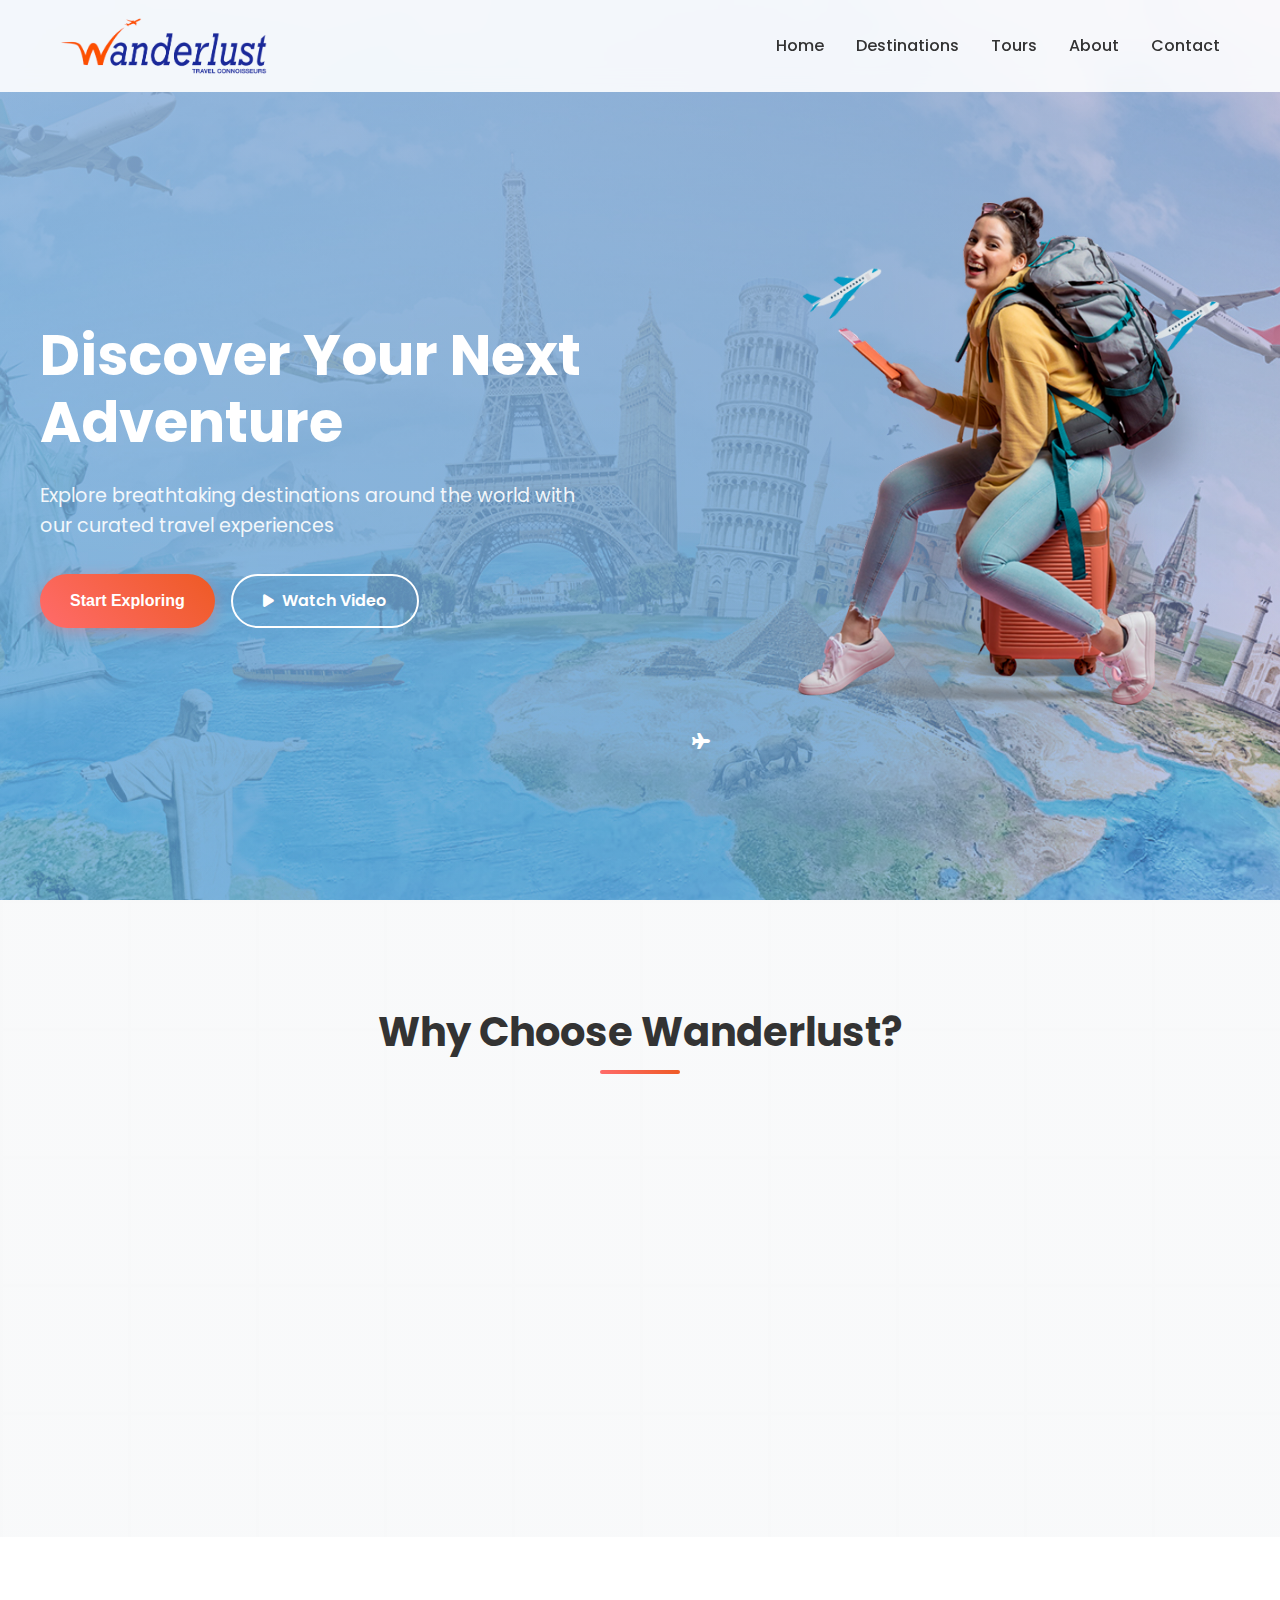
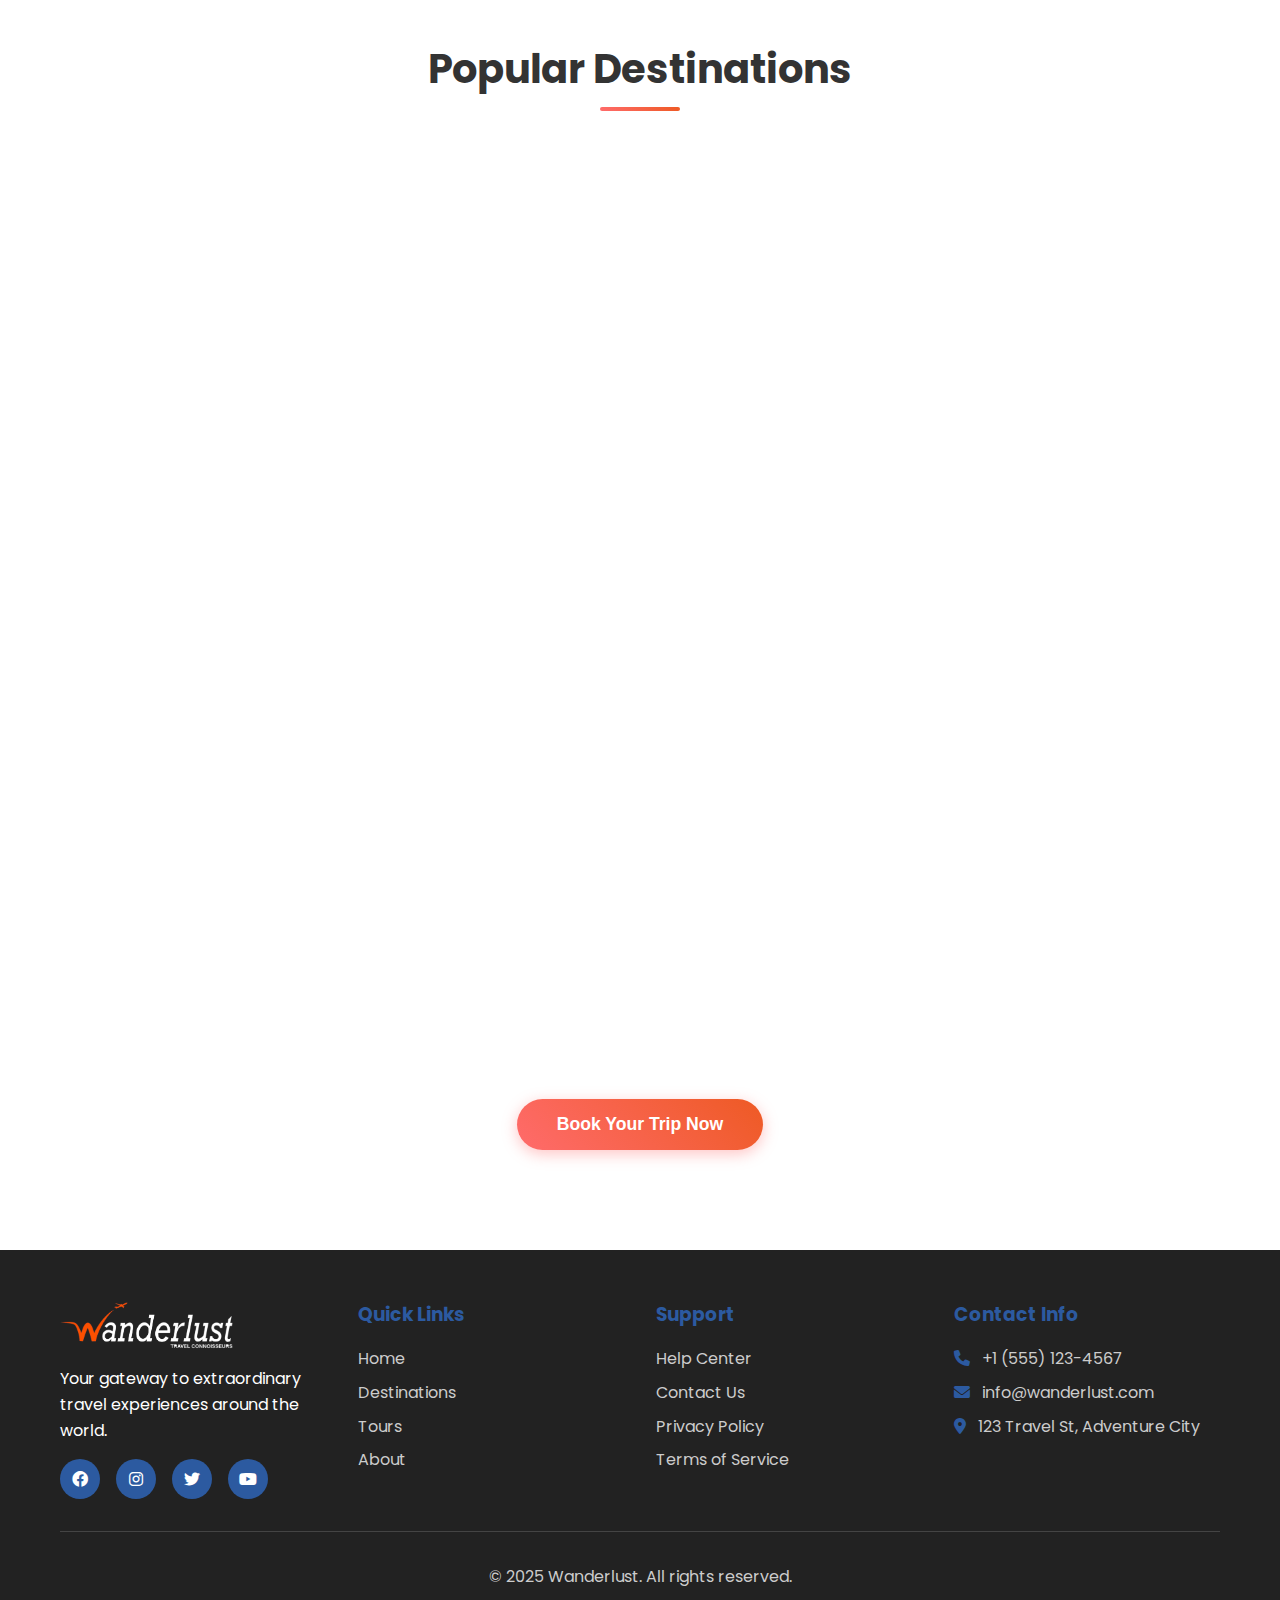
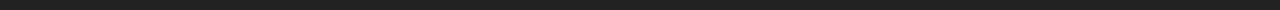
<file: index.html>
<!DOCTYPE html>
<html lang="en">
<head>
    <meta charset="UTF-8">
    <meta name="viewport" content="width=device-width, initial-scale=1.0">
    <title>Wanderlust - Discover Your Next Adventure</title>
    
    <!-- Favicon -->
    <link rel="icon" type="image/svg+xml" href="Image/Fevicon.png">
    <link rel="icon" type="image/x-icon" href="Image/favicon.ico">
    <link rel="apple-touch-icon" href="Image/favicon.svg">
    
    <link rel="stylesheet" href="styles.css">
    <link href="https://cdnjs.cloudflare.com/ajax/libs/font-awesome/6.0.0/css/all.min.css" rel="stylesheet">
    <link href="https://fonts.googleapis.com/css2?family=Poppins:wght@300;400;500;600;700&display=swap" rel="stylesheet">
</head>
<body>
    <!-- Navigation -->
    <nav class="navbar">
        <div class="nav-container">
            <div class="nav-logo">
                <img src="logo.png" alt="" class="logo-img">
            </div>
            <ul class="nav-menu">
                <li class="nav-item">
                    <a href="#home" class="nav-link">Home</a>
                </li>
                <li class="nav-item">
                    <a href="../Destinations/index.html" class="nav-link">Destinations</a>
                </li>
                <li class="nav-item">
                    <a href="../Tours/index.html" class="nav-link">Tours</a>
                </li>
                <li class="nav-item">
                    <a href="../About/index.html" class="nav-link">About</a>
                </li>
                <li class="nav-item">
                    <a href="../Contact/index.html" class="nav-link">Contact</a>
                </li>
            </ul>
            <div class="hamburger">
                <span class="bar"></span>
                <span class="bar"></span>
                <span class="bar"></span>
            </div>
        </div>
    </nav>

    <!-- Hero Section -->
<section id="home" class="hero">
  <div class="hero-content">
    <h1 class="hero-title">Discover Your Next Adventure</h1>
    <p class="hero-subtitle">
      Explore breathtaking destinations around the world with our curated travel experiences
    </p>
    <div class="hero-buttons">
      <button class="btn btn-primary">Start Exploring</button>
      <a href="https://youtu.be/mkdGSlmLO6U?si=BLBjGlHw2l5JC_Cc" target="_blank" class="btn btn-secondary">
        <i class="fas fa-play"></i>
        Watch Video
      </a>
    </div>
  </div>

  <div class="hero-image">
    <img src="Hero Section Image.png" alt="Happy traveler with backpack and suitcase" />
    <i class="fas fa-plane"></i>
  </div>
</section>

    <!-- Features Section -->
    <section class="features">
        <div class="container">
            <h2 class="section-title">Why Choose Wanderlust?</h2>
            <div class="features-grid">
                <div class="feature-card">
                    <div class="feature-icon">
                        <img src="Global Destinations.png" alt="Global Destinations" class="feature-icon-img">
                    </div>
                    <h3>Global Destinations</h3>
                    <p>Access to over 1000+ destinations worldwide with exclusive local experiences</p>
                </div>
                <div class="feature-card">
                    <div class="feature-icon">
                        <img src="Safe & Secure.png" alt="Safe & Secure" class="feature-icon-img">
                    </div>
                    <h3>Safe & Secure</h3>
                    <p>24/7 support and comprehensive travel insurance for complete peace of mind</p>
                </div>
                <div class="feature-card">
                    <div class="feature-icon">
                        <img src="Best Experience.png" alt="Best Experience" class="feature-icon-img">
                    </div>
                    <h3>Best Experience</h3>
                    <p>Handpicked accommodations and activities for unforgettable memories</p>
                </div>
            </div>
        </div>
    </section>

    <!-- Destinations Section -->
    <section id="destinations" class="destinations">
        <div class="container">
            <h2 class="section-title">Popular Destinations</h2>
            <div class="destinations-grid">
                <div class="destination-card">
                    <div class="destination-image">
                        <img src="Tokyo.jpg" alt="Tokyo Japan with pagoda and Mount Fuji" class="destination-img">
                        <div class="image-overlay">
                            <i class="fas fa-torii-gate"></i>
                            <p>Tokyo, Japan</p>
                        </div>
                    </div>
                    <div class="destination-content">
                        <h3>Tokyo, Japan</h3>
                        <p>Experience the perfect blend of traditional culture and modern innovation</p>
                        <div class="destination-price">From $1,299</div>
                        <button class="btn btn-outline">Learn More</button>
                    </div>
                </div>
                <div class="destination-card">
                    <div class="destination-image">
                        <img src="Paris.jpg" alt="Paris France Eiffel Tower with tourists" class="destination-img">
                        <div class="image-overlay">
                            <i class="fas fa-tower-observation"></i>
                            <p>Paris, France</p>
                        </div>
                    </div>
                    <div class="destination-content">
                        <h3>Paris, France</h3>
                        <p>Discover the city of lights with its romantic atmosphere and rich history</p>
                        <div class="destination-price">From $999</div>
                        <button class="btn btn-outline">Learn More</button>
                    </div>
                </div>
                <div class="destination-card">
                    <div class="destination-image">
                        <img src="Indonesia.jpg" alt="Bali Indonesia temple on water with couple" class="destination-img">
                        <div class="image-overlay">
                            <i class="fas fa-umbrella-beach"></i>
                            <p>Bali, Indonesia</p>
                        </div>
                    </div>
                    <div class="destination-content">
                        <h3>Bali, Indonesia</h3>
                        <p>Relax in tropical paradise with stunning beaches and ancient temples</p>
                        <div class="destination-price">From $799</div>
                        <button class="btn btn-outline">Learn More</button>
                    </div>
                </div>
            </div>
        </div>
    </section>

    <!-- CTA Section -->
    <section class="cta">
        <div class="container">
            <div class="cta-content">
                <h2>Ready to Start Your Journey?</h2>
                <p>Join thousands of travelers who have discovered amazing destinations with us</p>
                <button class="btn btn-primary btn-large">Book Your Trip Now</button>
            </div>
        </div>
    </section>

    <!-- Footer -->
    <footer class="footer">
        <div class="container">
            <div class="footer-content">
                <div class="footer-section">
                    <div class="footer-logo">
                        <img src="footer-logo.png" alt="Wanderlust Travel Connoisseurs" class="footer-logo-img">
                    </div>
                    <p>Your gateway to extraordinary travel experiences around the world.</p>
                    <div class="social-links">
                        <a href="#"><i class="fab fa-facebook"></i></a>
                        <a href="#"><i class="fab fa-instagram"></i></a>
                        <a href="#"><i class="fab fa-twitter"></i></a>
                        <a href="#"><i class="fab fa-youtube"></i></a>
                    </div>
                </div>
                <div class="footer-section">
                    <h3>Quick Links</h3>
                    <ul>
                        <li><a href="#home">Home</a></li>
                        <li><a href="../Destinations/index.html">Destinations</a></li>
                        <li><a href="../Tours/index.html">Tours</a></li>
                        <li><a href="../About/index.html">About</a></li>
                    </ul>
                </div>
                <div class="footer-section">
                    <h3>Support</h3>
                    <ul>
                        <li><a href="#">Help Center</a></li>
                        <li><a href="../Contact/index.html">Contact Us</a></li>
                        <li><a href="#">Privacy Policy</a></li>
                        <li><a href="#">Terms of Service</a></li>
                    </ul>
                </div>
                <div class="footer-section">
                    <h3>Contact Info</h3>
                    <div class="contact-info">
                        <p><i class="fas fa-phone"></i> +1 (555) 123-4567</p>
                        <p><i class="fas fa-envelope"></i> info@wanderlust.com</p>
                        <p><i class="fas fa-map-marker-alt"></i> 123 Travel St, Adventure City</p>
                    </div>
                </div>
            </div>
            <div class="footer-bottom">
                <p>&copy; 2025 Wanderlust. All rights reserved.</p>
            </div>
        </div>
    </footer>

    <script src="script.js"></script>
</body>
</html>
</file>
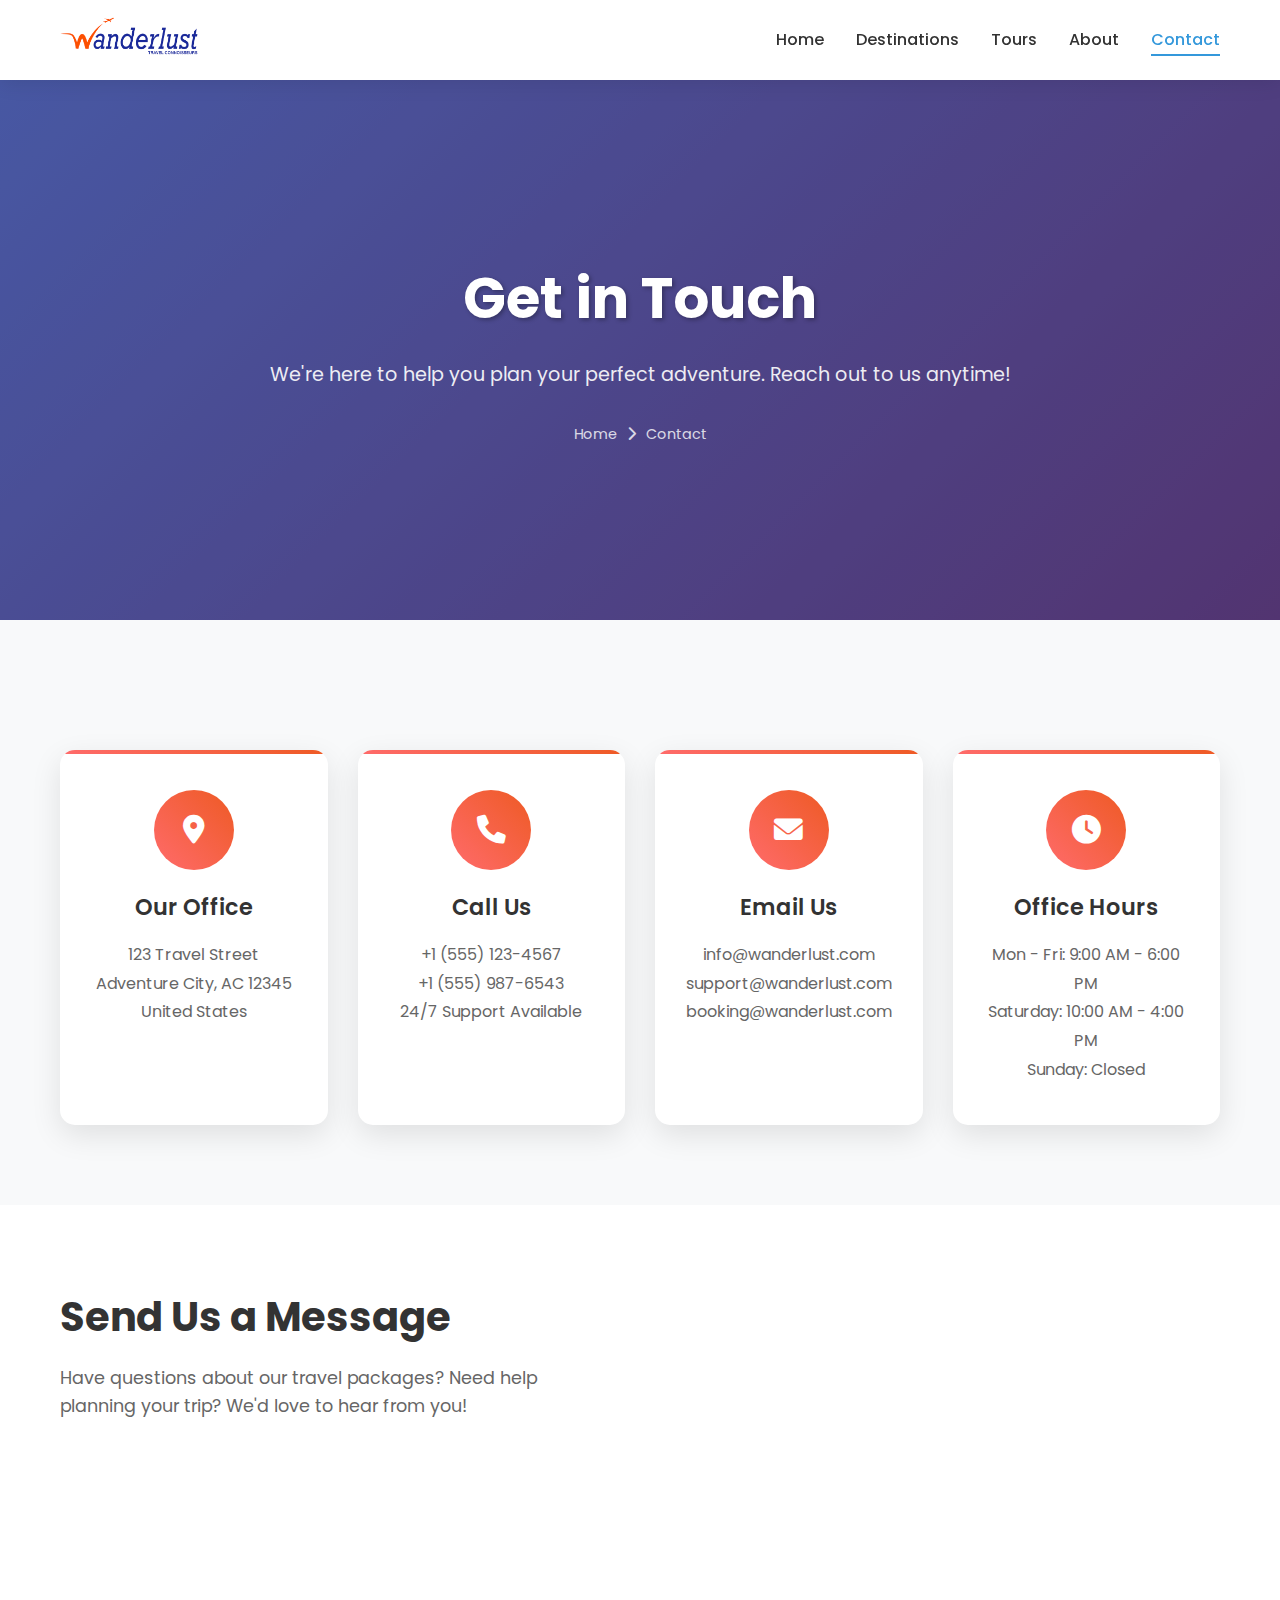
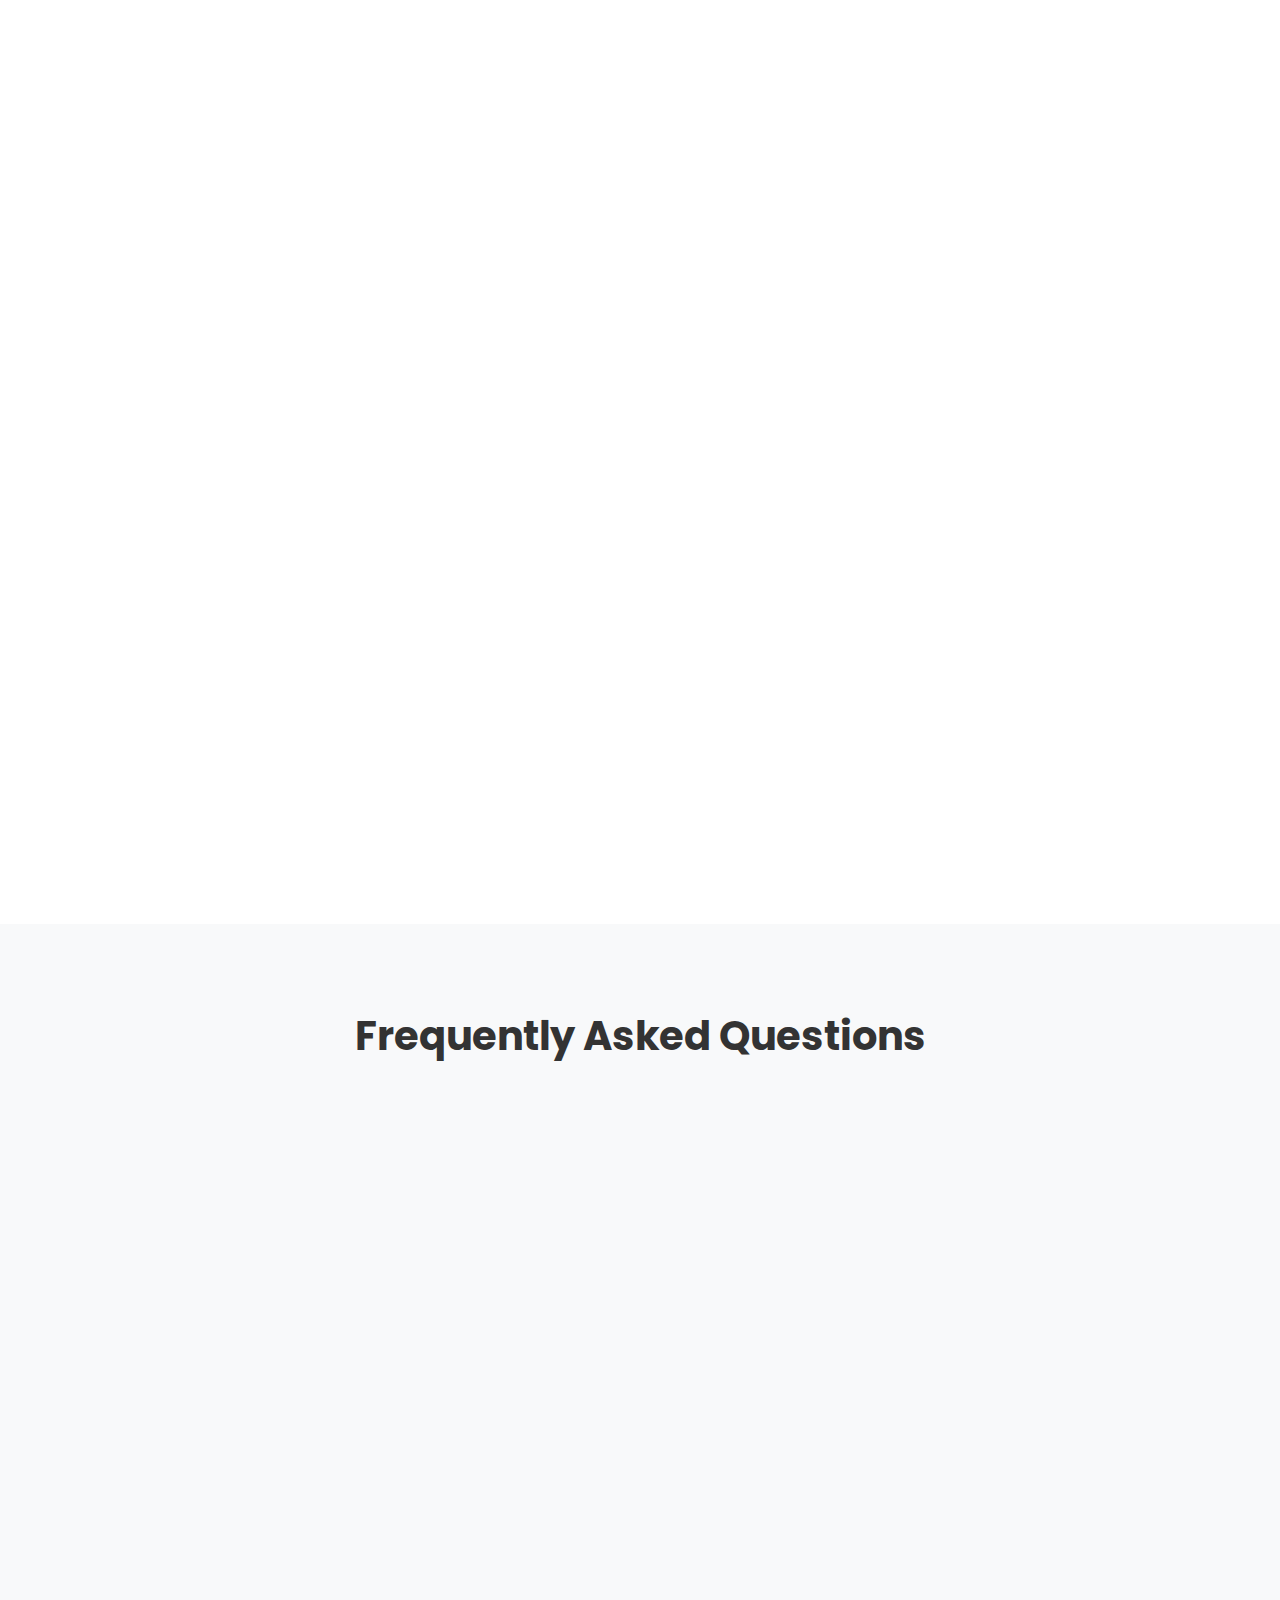
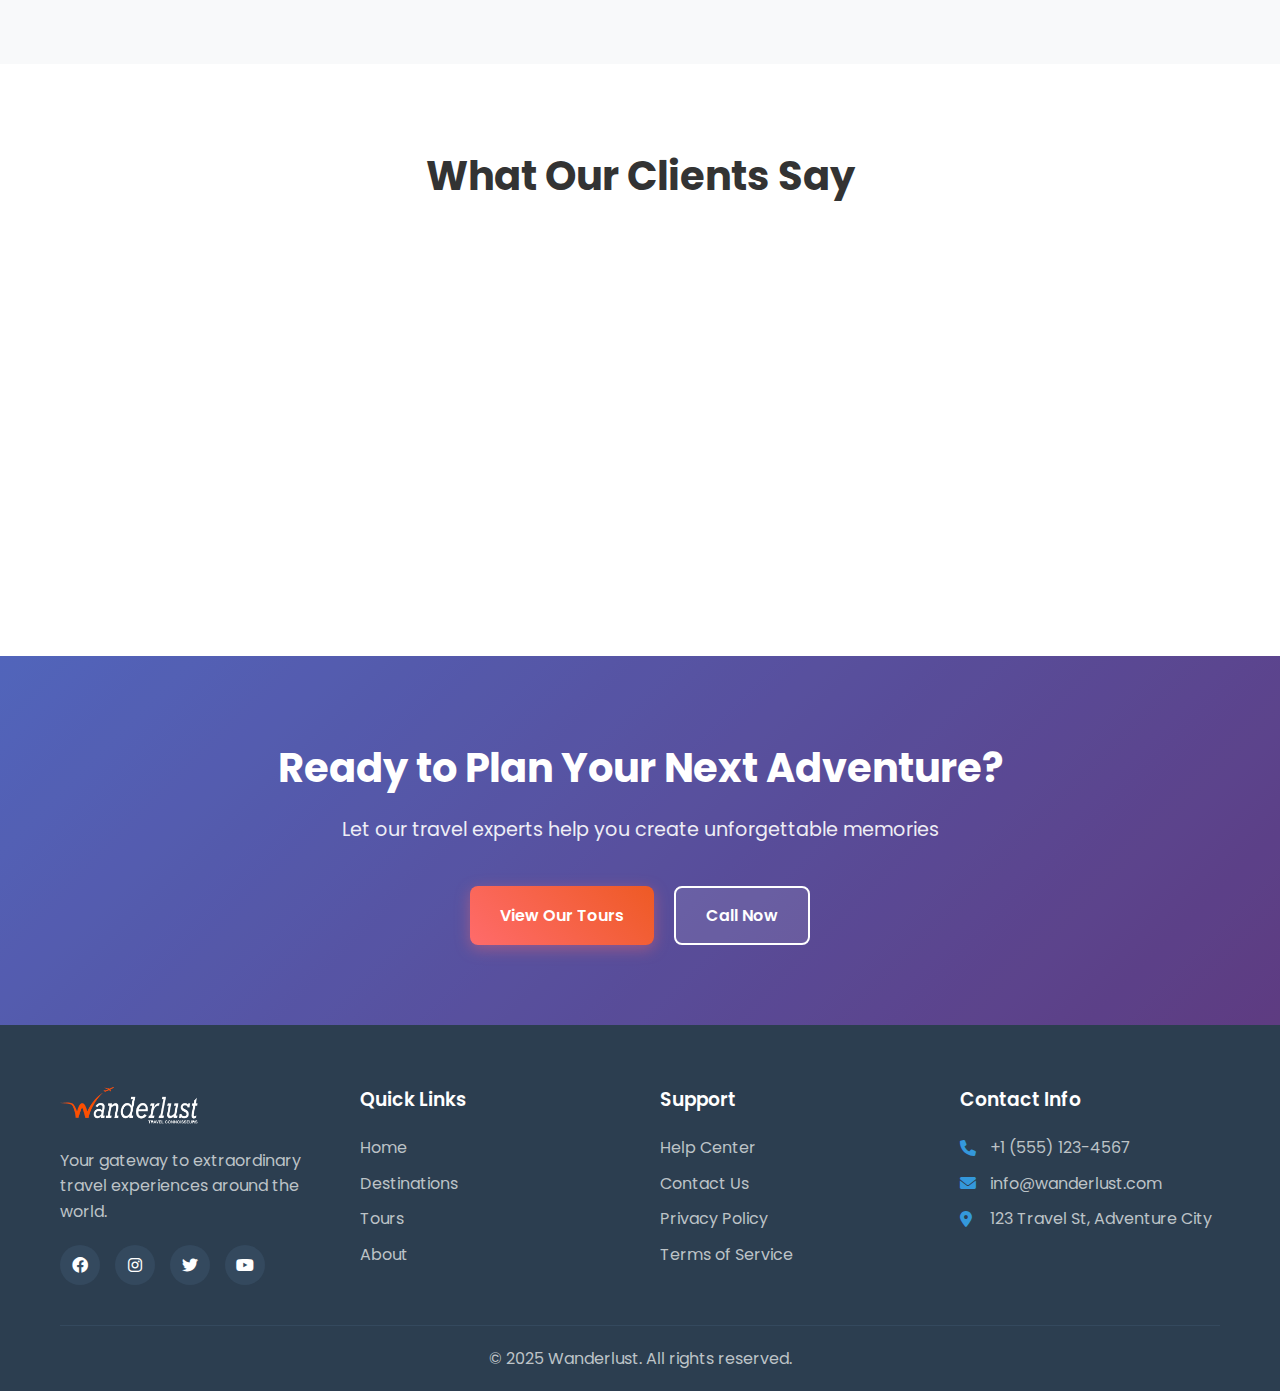
<file: Contact/index.html>
<!DOCTYPE html>
<html lang="en">
<head>
    <meta charset="UTF-8">
    <meta name="viewport" content="width=device-width, initial-scale=1.0">
    <title>Contact Us - Wanderlust</title>
    
    <!-- Favicon -->
    <link rel="icon" type="image/png" href="../Home Page/Image/Fevicon.png">
    <link rel="icon" type="image/x-icon" href="../Home Page/Image/favicon.ico">
    <link rel="apple-touch-icon" href="../Home Page/Image/Fevicon.png">
    
    <link rel="stylesheet" href="styles.css">
    <link href="https://cdnjs.cloudflare.com/ajax/libs/font-awesome/6.0.0/css/all.min.css" rel="stylesheet">
    <link href="https://fonts.googleapis.com/css2?family=Poppins:wght@300;400;500;600;700&display=swap" rel="stylesheet">
</head>
<body>
    <!-- Navigation -->
    <nav class="navbar">
        <div class="nav-container">
            <div class="nav-logo">
                <img src="../Home Page/Image/logo.png" alt="" class="logo-img">
            </div>
            <ul class="nav-menu">
                <li class="nav-item">
                    <a href="../Home Page/index.html" class="nav-link">Home</a>
                </li>
                <li class="nav-item">
                    <a href="../Destinations/index.html" class="nav-link">Destinations</a>
                </li>
                <li class="nav-item">
                    <a href="../Tours/index.html" class="nav-link">Tours</a>
                </li>
                <li class="nav-item">
                    <a href="../About/index.html" class="nav-link">About</a>
                </li>
                <li class="nav-item">
                    <a href="#" class="nav-link active">Contact</a>
                </li>
            </ul>
            <div class="hamburger">
                <span class="bar"></span>
                <span class="bar"></span>
                <span class="bar"></span>
            </div>
        </div>
    </nav>

    <!-- Hero Section -->
    <section class="hero">
        <div class="hero-content">
            <h1>Get in Touch</h1>
            <p>We're here to help you plan your perfect adventure. Reach out to us anytime!</p>
            <div class="breadcrumb">
                <a href="../Home Page/index.html">Home</a>
                <i class="fas fa-chevron-right"></i>
                <span>Contact</span>
            </div>
        </div>
    </section>

    <!-- Contact Info Section -->
    <section class="contact-info-section">
        <div class="container">
            <div class="contact-info-grid">
                <div class="info-card">
                    <div class="info-icon">
                        <i class="fas fa-map-marker-alt"></i>
                    </div>
                    <h3>Our Office</h3>
                    <p>123 Travel Street<br>Adventure City, AC 12345<br>United States</p>
                </div>
                <div class="info-card">
                    <div class="info-icon">
                        <i class="fas fa-phone"></i>
                    </div>
                    <h3>Call Us</h3>
                    <p>+1 (555) 123-4567<br>+1 (555) 987-6543<br>24/7 Support Available</p>
                </div>
                <div class="info-card">
                    <div class="info-icon">
                        <i class="fas fa-envelope"></i>
                    </div>
                    <h3>Email Us</h3>
                    <p>info@wanderlust.com<br>support@wanderlust.com<br>booking@wanderlust.com</p>
                </div>
                <div class="info-card">
                    <div class="info-icon">
                        <i class="fas fa-clock"></i>
                    </div>
                    <h3>Office Hours</h3>
                    <p>Mon - Fri: 9:00 AM - 6:00 PM<br>Saturday: 10:00 AM - 4:00 PM<br>Sunday: Closed</p>
                </div>
            </div>
        </div>
    </section>

    <!-- Contact Form Section -->
    <section class="contact-form-section">
        <div class="container">
            <div class="contact-content">
                <div class="form-section">
                    <h2>Send Us a Message</h2>
                    <p>Have questions about our travel packages? Need help planning your trip? We'd love to hear from you!</p>
                    
                    <form class="contact-form" id="contactForm">
                        <div class="form-row">
                            <div class="form-group">
                                <label for="firstName">First Name *</label>
                                <input type="text" id="firstName" name="firstName" required>
                            </div>
                            <div class="form-group">
                                <label for="lastName">Last Name *</label>
                                <input type="text" id="lastName" name="lastName" required>
                            </div>
                        </div>
                        
                        <div class="form-row">
                            <div class="form-group">
                                <label for="email">Email Address *</label>
                                <input type="email" id="email" name="email" required>
                            </div>
                            <div class="form-group">
                                <label for="phone">Phone Number</label>
                                <input type="tel" id="phone" name="phone">
                            </div>
                        </div>
                        
                        <div class="form-group">
                            <label for="subject">Subject *</label>
                            <select id="subject" name="subject" required>
                                <option value="">Select a subject</option>
                                <option value="general">General Inquiry</option>
                                <option value="booking">Booking Assistance</option>
                                <option value="support">Customer Support</option>
                                <option value="feedback">Feedback</option>
                                <option value="partnership">Partnership</option>
                                <option value="other">Other</option>
                            </select>
                        </div>
                        
                        <div class="form-group">
                            <label for="destination">Interested Destination (Optional)</label>
                            <select id="destination" name="destination">
                                <option value="">Select a destination</option>
                                <option value="tokyo">Tokyo, Japan</option>
                                <option value="paris">Paris, France</option>
                                <option value="bali">Bali, Indonesia</option>
                                <option value="london">London, UK</option>
                                <option value="newyork">New York, USA</option>
                                <option value="sydney">Sydney, Australia</option>
                                <option value="rome">Rome, Italy</option>
                                <option value="other">Other</option>
                            </select>
                        </div>
                        
                        <div class="form-group">
                            <label for="message">Message *</label>
                            <textarea id="message" name="message" rows="6" placeholder="Tell us about your travel plans or ask any questions..." required></textarea>
                        </div>
                        
                        <div class="form-group checkbox-group">
                            <label class="checkbox-label">
                                <input type="checkbox" id="newsletter" name="newsletter">
                                <span class="checkmark"></span>
                                Subscribe to our newsletter for travel tips and exclusive offers
                            </label>
                        </div>
                        
                        <button type="submit" class="btn btn-primary">
                            <i class="fas fa-paper-plane"></i>
                            Send Message
                        </button>
                    </form>
                </div>
                
                <div class="map-section">
                    <h3>Find Us</h3>
                    <div class="map-container">
                        <iframe 
                            src="https://www.google.com/maps/embed?pb=!1m18!1m12!1m3!1d387191.33750346623!2d-73.97968099999999!3d40.6974881!2m3!1f0!2f0!3f0!3m2!1i1024!2i768!4f13.1!3m3!1m2!1s0x89c24fa5d33f083b%3A0xc80b8f06e177fe62!2sNew%20York%2C%20NY%2C%20USA!5e0!3m2!1sen!2s!4v1625097600000!5m2!1sen!2s"
                            width="100%" 
                            height="400" 
                            style="border:0;" 
                            allowfullscreen="" 
                            loading="lazy">
                        </iframe>
                    </div>
                </div>
            </div>
        </div>
    </section>

    <!-- FAQ Section -->
    <section class="faq-section">
        <div class="container">
            <h2 class="section-title">Frequently Asked Questions</h2>
            <div class="faq-container">
                <div class="faq-item">
                    <div class="faq-question">
                        <h3>How far in advance should I book my trip?</h3>
                        <i class="fas fa-chevron-down"></i>
                    </div>
                    <div class="faq-answer">
                        <p>We recommend booking your trip at least 2-3 months in advance for international destinations to secure the best prices and availability. For domestic trips, 4-6 weeks is usually sufficient.</p>
                    </div>
                </div>
                
                <div class="faq-item">
                    <div class="faq-question">
                        <h3>What's included in your travel packages?</h3>
                        <i class="fas fa-chevron-down"></i>
                    </div>
                    <div class="faq-answer">
                        <p>Our packages typically include accommodation, transportation, guided tours, and some meals. Specific inclusions vary by package - check the detailed itinerary for each destination.</p>
                    </div>
                </div>
                
                <div class="faq-item">
                    <div class="faq-question">
                        <h3>Do you offer travel insurance?</h3>
                        <i class="fas fa-chevron-down"></i>
                    </div>
                    <div class="faq-answer">
                        <p>Yes, we offer comprehensive travel insurance that covers trip cancellation, medical emergencies, lost luggage, and more. We highly recommend adding insurance to your booking.</p>
                    </div>
                </div>
                
                <div class="faq-item">
                    <div class="faq-question">
                        <h3>Can I customize my travel package?</h3>
                        <i class="fas fa-chevron-down"></i>
                    </div>
                    <div class="faq-answer">
                        <p>Absolutely! We specialize in creating personalized travel experiences. Contact our travel consultants to discuss your preferences and create a custom itinerary.</p>
                    </div>
                </div>
                
                <div class="faq-item">
                    <div class="faq-question">
                        <h3>What if I need to cancel my trip?</h3>
                        <i class="fas fa-chevron-down"></i>
                    </div>
                    <div class="faq-answer">
                        <p>Cancellation policies vary by package and timing. Generally, cancellations made 30+ days in advance receive a full refund. Please refer to our terms and conditions or contact us for specific details.</p>
                    </div>
                </div>
            </div>
        </div>
    </section>

    <!-- Testimonials Section -->
    <section class="testimonials-section">
        <div class="container">
            <h2 class="section-title">What Our Clients Say</h2>
            <div class="testimonials-grid">
                <div class="testimonial-card">
                    <div class="testimonial-content">
                        <div class="stars">
                            <i class="fas fa-star"></i>
                            <i class="fas fa-star"></i>
                            <i class="fas fa-star"></i>
                            <i class="fas fa-star"></i>
                            <i class="fas fa-star"></i>
                        </div>
                        <p>"Wanderlust made our honeymoon in Bali absolutely perfect! The customer service was exceptional, and every detail was taken care of."</p>
                        <div class="testimonial-author">
                            <strong>Sarah & Mike Johnson</strong>
                            <span>Bali Package</span>
                        </div>
                    </div>
                </div>
                
                <div class="testimonial-card">
                    <div class="testimonial-content">
                        <div class="stars">
                            <i class="fas fa-star"></i>
                            <i class="fas fa-star"></i>
                            <i class="fas fa-star"></i>
                            <i class="fas fa-star"></i>
                            <i class="fas fa-star"></i>
                        </div>
                        <p>"The team was incredibly responsive and helped us customize our European tour. We couldn't have asked for a better experience!"</p>
                        <div class="testimonial-author">
                            <strong>David Chen</strong>
                            <span>European Tour</span>
                        </div>
                    </div>
                </div>
                
                <div class="testimonial-card">
                    <div class="testimonial-content">
                        <div class="stars">
                            <i class="fas fa-star"></i>
                            <i class="fas fa-star"></i>
                            <i class="fas fa-star"></i>
                            <i class="fas fa-star"></i>
                            <i class="fas fa-star"></i>
                        </div>
                        <p>"Professional, reliable, and always available when we needed assistance. Our Tokyo adventure exceeded all expectations!"</p>
                        <div class="testimonial-author">
                            <strong>Maria Rodriguez</strong>
                            <span>Tokyo Package</span>
                        </div>
                    </div>
                </div>
            </div>
        </div>
    </section>

    <!-- CTA Section -->
    <section class="cta-section">
        <div class="container">
            <div class="cta-content">
                <h2>Ready to Plan Your Next Adventure?</h2>
                <p>Let our travel experts help you create unforgettable memories</p>
                <div class="cta-buttons">
                    <a href="../Tours/index.html" class="btn btn-primary">View Our Tours</a>
                    <a href="tel:+15551234567" class="btn btn-outline">Call Now</a>
                </div>
            </div>
        </div>
    </section>

    <!-- Footer -->
    <footer class="footer">
        <div class="container">
            <div class="footer-content">
                <div class="footer-section">
                    <div class="footer-logo">
                        <img src="../Home Page/Image/footer-logo.png" alt="Wanderlust Travel Connoisseurs" class="footer-logo-img">
                    </div>
                    <p>Your gateway to extraordinary travel experiences around the world.</p>
                    <div class="social-links">
                        <a href="#"><i class="fab fa-facebook"></i></a>
                        <a href="#"><i class="fab fa-instagram"></i></a>
                        <a href="#"><i class="fab fa-twitter"></i></a>
                        <a href="#"><i class="fab fa-youtube"></i></a>
                    </div>
                </div>
                <div class="footer-section">
                    <h3>Quick Links</h3>
                    <ul>
                        <li><a href="../Home Page/index.html">Home</a></li>
                        <li><a href="../Destinations/index.html">Destinations</a></li>
                        <li><a href="../Tours/index.html">Tours</a></li>
                        <li><a href="../About/index.html">About</a></li>
                    </ul>
                </div>
                <div class="footer-section">
                    <h3>Support</h3>
                    <ul>
                        <li><a href="#">Help Center</a></li>
                        <li><a href="#contact">Contact Us</a></li>
                        <li><a href="#">Privacy Policy</a></li>
                        <li><a href="#">Terms of Service</a></li>
                    </ul>
                </div>
                <div class="footer-section">
                    <h3>Contact Info</h3>
                    <div class="contact-info">
                        <p><i class="fas fa-phone"></i> +1 (555) 123-4567</p>
                        <p><i class="fas fa-envelope"></i> info@wanderlust.com</p>
                        <p><i class="fas fa-map-marker-alt"></i> 123 Travel St, Adventure City</p>
                    </div>
                </div>
            </div>
            <div class="footer-bottom">
                <p>&copy; 2025 Wanderlust. All rights reserved.</p>
            </div>
        </div>
    </footer>

    <!-- Success Modal -->
    <div id="successModal" class="modal">
        <div class="modal-content">
            <div class="modal-header">
                <h3><i class="fas fa-check-circle"></i> Message Sent Successfully!</h3>
                <span class="close">&times;</span>
            </div>
            <div class="modal-body">
                <p>Thank you for contacting us! We've received your message and will get back to you within 24 hours.</p>
                <p>If you have an urgent inquiry, please call us at <strong>+1 (555) 123-4567</strong>.</p>
            </div>
            <div class="modal-footer">
                <button class="btn btn-primary" onclick="closeModal()">Close</button>
            </div>
        </div>
    </div>

    <script src="script.js"></script>
</body>
</html>
</file>
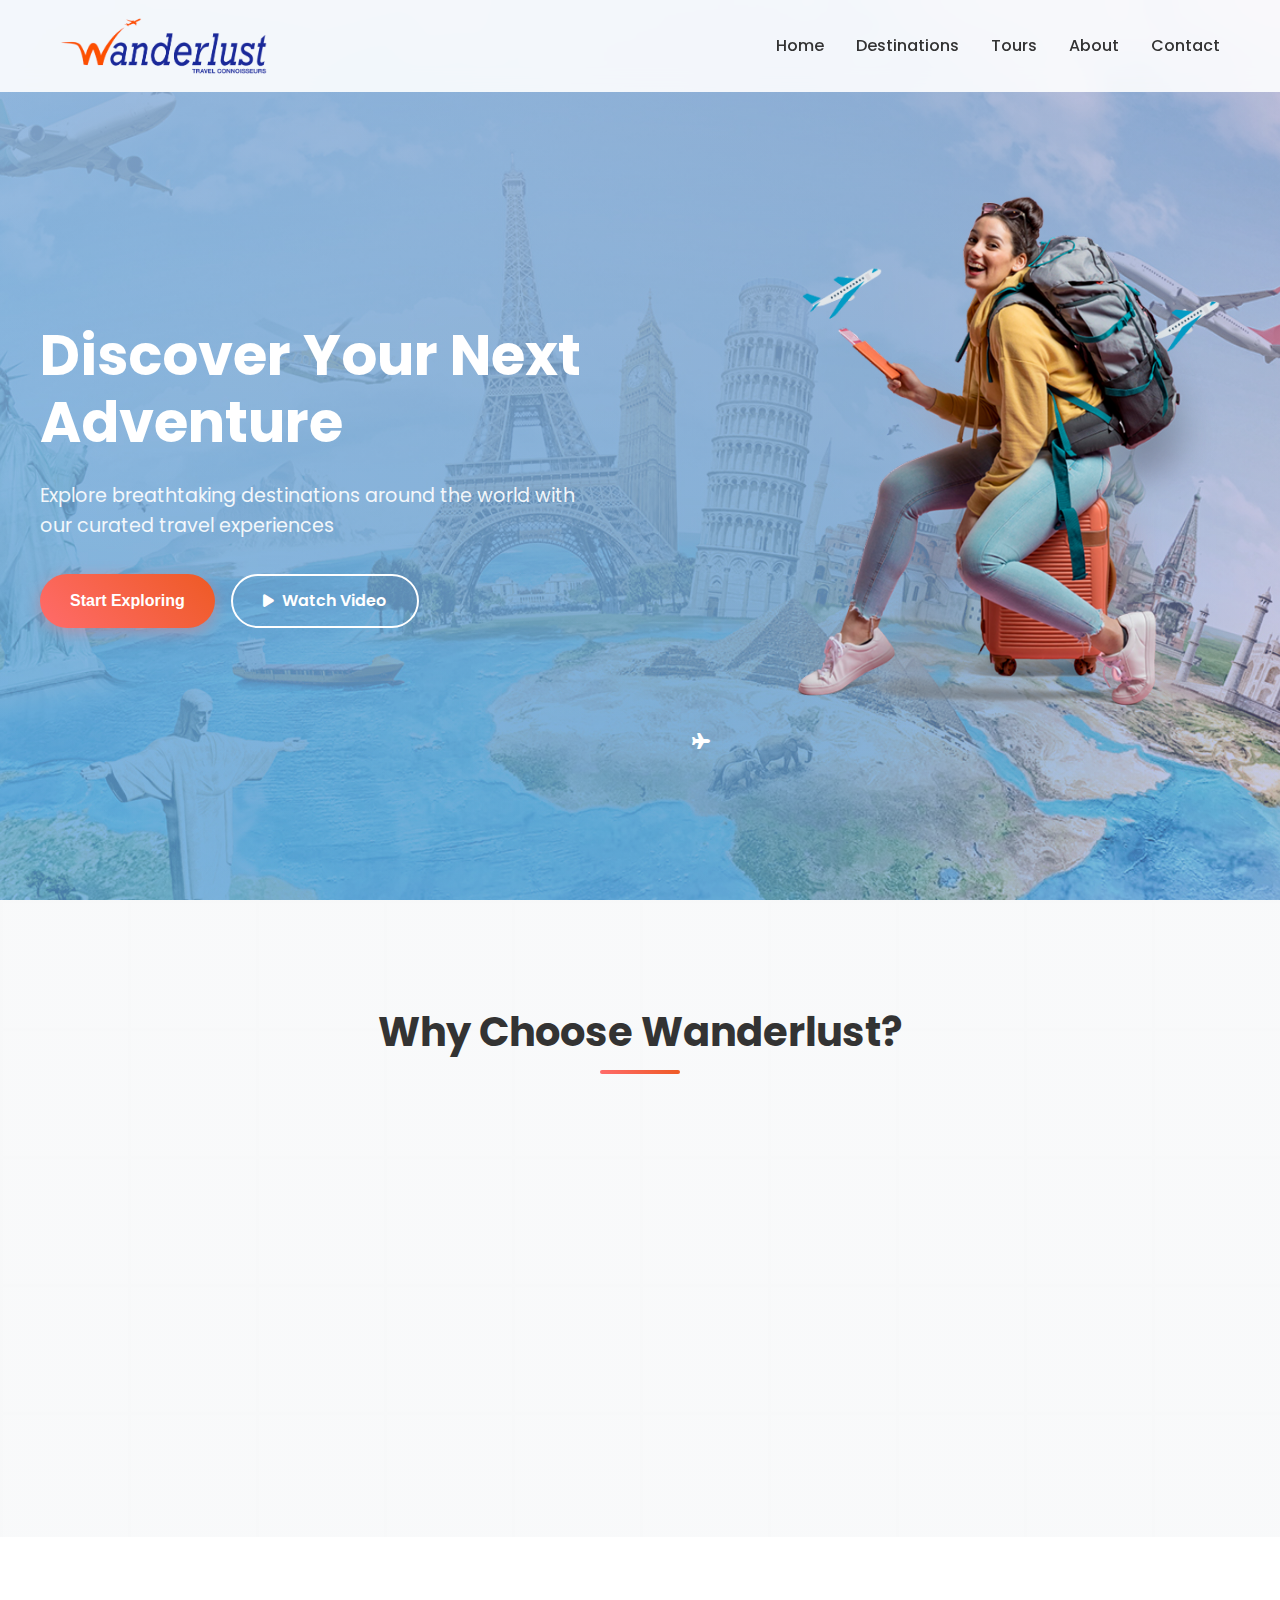
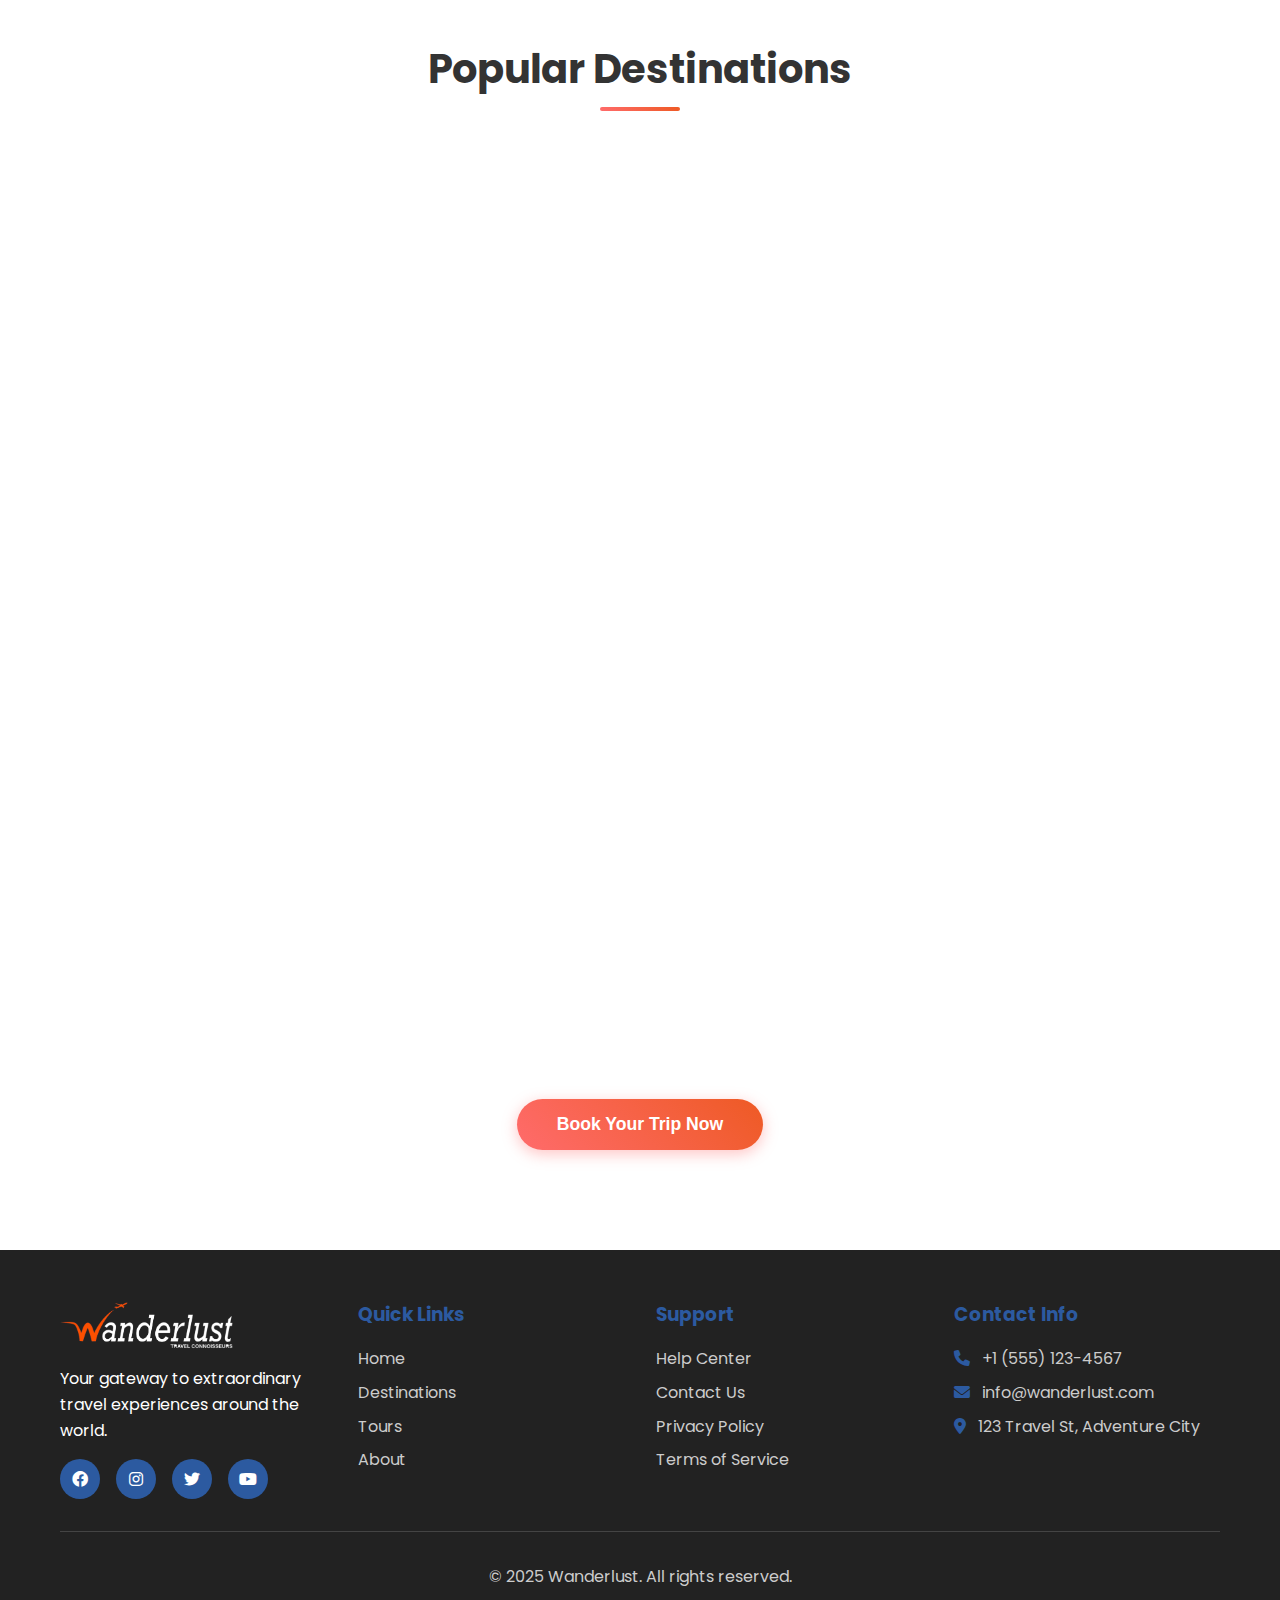
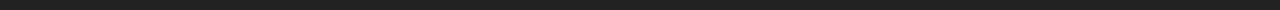
<file: Home Page/index.html>
<!DOCTYPE html>
<html lang="en">
<head>
    <meta charset="UTF-8">
    <meta name="viewport" content="width=device-width, initial-scale=1.0">
    <title>Wanderlust - Discover Your Next Adventure</title>
    
    <!-- Favicon -->
    <link rel="icon" type="image/svg+xml" href="Image/Fevicon.png">
    <link rel="icon" type="image/x-icon" href="Image/favicon.ico">
    <link rel="apple-touch-icon" href="Image/favicon.svg">
    
    <link rel="stylesheet" href="styles.css">
    <link href="https://cdnjs.cloudflare.com/ajax/libs/font-awesome/6.0.0/css/all.min.css" rel="stylesheet">
    <link href="https://fonts.googleapis.com/css2?family=Poppins:wght@300;400;500;600;700&display=swap" rel="stylesheet">
</head>
<body>
    <!-- Navigation -->
    <nav class="navbar">
        <div class="nav-container">
            <div class="nav-logo">
                <img src="Image/logo.png" alt="" class="logo-img">
            </div>
            <ul class="nav-menu">
                <li class="nav-item">
                    <a href="#home" class="nav-link">Home</a>
                </li>
                <li class="nav-item">
                    <a href="../Destinations/index.html" class="nav-link">Destinations</a>
                </li>
                <li class="nav-item">
                    <a href="../Tours/index.html" class="nav-link">Tours</a>
                </li>
                <li class="nav-item">
                    <a href="../About/index.html" class="nav-link">About</a>
                </li>
                <li class="nav-item">
                    <a href="../Contact/index.html" class="nav-link">Contact</a>
                </li>
            </ul>
            <div class="hamburger">
                <span class="bar"></span>
                <span class="bar"></span>
                <span class="bar"></span>
            </div>
        </div>
    </nav>

    <!-- Hero Section -->
<section id="home" class="hero">
  <div class="hero-content">
    <h1 class="hero-title">Discover Your Next Adventure</h1>
    <p class="hero-subtitle">
      Explore breathtaking destinations around the world with our curated travel experiences
    </p>
    <div class="hero-buttons">
      <button class="btn btn-primary">Start Exploring</button>
      <a href="https://youtu.be/mkdGSlmLO6U?si=BLBjGlHw2l5JC_Cc" target="_blank" class="btn btn-secondary">
        <i class="fas fa-play"></i>
        Watch Video
      </a>
    </div>
  </div>

  <div class="hero-image">
    <img src="Image/Hero Section Image.png" alt="Happy traveler with backpack and suitcase" />
    <i class="fas fa-plane"></i>
  </div>
</section>

    <!-- Features Section -->
    <section class="features">
        <div class="container">
            <h2 class="section-title">Why Choose Wanderlust?</h2>
            <div class="features-grid">
                <div class="feature-card">
                    <div class="feature-icon">
                        <img src="Image/Global Destinations.png" alt="Global Destinations" class="feature-icon-img">
                    </div>
                    <h3>Global Destinations</h3>
                    <p>Access to over 1000+ destinations worldwide with exclusive local experiences</p>
                </div>
                <div class="feature-card">
                    <div class="feature-icon">
                        <img src="Image/Safe & Secure.png" alt="Safe & Secure" class="feature-icon-img">
                    </div>
                    <h3>Safe & Secure</h3>
                    <p>24/7 support and comprehensive travel insurance for complete peace of mind</p>
                </div>
                <div class="feature-card">
                    <div class="feature-icon">
                        <img src="Image/Best Experience.png" alt="Best Experience" class="feature-icon-img">
                    </div>
                    <h3>Best Experience</h3>
                    <p>Handpicked accommodations and activities for unforgettable memories</p>
                </div>
            </div>
        </div>
    </section>

    <!-- Destinations Section -->
    <section id="destinations" class="destinations">
        <div class="container">
            <h2 class="section-title">Popular Destinations</h2>
            <div class="destinations-grid">
                <div class="destination-card">
                    <div class="destination-image">
                        <img src="Image/Tokyo.jpg" alt="Tokyo Japan with pagoda and Mount Fuji" class="destination-img">
                        <div class="image-overlay">
                            <i class="fas fa-torii-gate"></i>
                            <p>Tokyo, Japan</p>
                        </div>
                    </div>
                    <div class="destination-content">
                        <h3>Tokyo, Japan</h3>
                        <p>Experience the perfect blend of traditional culture and modern innovation</p>
                        <div class="destination-price">From $1,299</div>
                        <button class="btn btn-outline">Learn More</button>
                    </div>
                </div>
                <div class="destination-card">
                    <div class="destination-image">
                        <img src="Image/Paris.jpg" alt="Paris France Eiffel Tower with tourists" class="destination-img">
                        <div class="image-overlay">
                            <i class="fas fa-tower-observation"></i>
                            <p>Paris, France</p>
                        </div>
                    </div>
                    <div class="destination-content">
                        <h3>Paris, France</h3>
                        <p>Discover the city of lights with its romantic atmosphere and rich history</p>
                        <div class="destination-price">From $999</div>
                        <button class="btn btn-outline">Learn More</button>
                    </div>
                </div>
                <div class="destination-card">
                    <div class="destination-image">
                        <img src="Image/Indonesia.jpg" alt="Bali Indonesia temple on water with couple" class="destination-img">
                        <div class="image-overlay">
                            <i class="fas fa-umbrella-beach"></i>
                            <p>Bali, Indonesia</p>
                        </div>
                    </div>
                    <div class="destination-content">
                        <h3>Bali, Indonesia</h3>
                        <p>Relax in tropical paradise with stunning beaches and ancient temples</p>
                        <div class="destination-price">From $799</div>
                        <button class="btn btn-outline">Learn More</button>
                    </div>
                </div>
            </div>
        </div>
    </section>

    <!-- CTA Section -->
    <section class="cta">
        <div class="container">
            <div class="cta-content">
                <h2>Ready to Start Your Journey?</h2>
                <p>Join thousands of travelers who have discovered amazing destinations with us</p>
                <button class="btn btn-primary btn-large">Book Your Trip Now</button>
            </div>
        </div>
    </section>

    <!-- Footer -->
    <footer class="footer">
        <div class="container">
            <div class="footer-content">
                <div class="footer-section">
                    <div class="footer-logo">
                        <img src="Image/footer-logo.png" alt="Wanderlust Travel Connoisseurs" class="footer-logo-img">
                    </div>
                    <p>Your gateway to extraordinary travel experiences around the world.</p>
                    <div class="social-links">
                        <a href="#"><i class="fab fa-facebook"></i></a>
                        <a href="#"><i class="fab fa-instagram"></i></a>
                        <a href="#"><i class="fab fa-twitter"></i></a>
                        <a href="#"><i class="fab fa-youtube"></i></a>
                    </div>
                </div>
                <div class="footer-section">
                    <h3>Quick Links</h3>
                    <ul>
                        <li><a href="#home">Home</a></li>
                        <li><a href="../Destinations/index.html">Destinations</a></li>
                        <li><a href="../Tours/index.html">Tours</a></li>
                        <li><a href="../About/index.html">About</a></li>
                    </ul>
                </div>
                <div class="footer-section">
                    <h3>Support</h3>
                    <ul>
                        <li><a href="#">Help Center</a></li>
                        <li><a href="../Contact/index.html">Contact Us</a></li>
                        <li><a href="#">Privacy Policy</a></li>
                        <li><a href="#">Terms of Service</a></li>
                    </ul>
                </div>
                <div class="footer-section">
                    <h3>Contact Info</h3>
                    <div class="contact-info">
                        <p><i class="fas fa-phone"></i> +1 (555) 123-4567</p>
                        <p><i class="fas fa-envelope"></i> info@wanderlust.com</p>
                        <p><i class="fas fa-map-marker-alt"></i> 123 Travel St, Adventure City</p>
                    </div>
                </div>
            </div>
            <div class="footer-bottom">
                <p>&copy; 2025 Wanderlust. All rights reserved.</p>
            </div>
        </div>
    </footer>

    <script src="script.js"></script>
</body>
</html>
</file>
<file: Contact/styles.css>
/* Contact Page Styles */
* {
    margin: 0;
    padding: 0;
    box-sizing: border-box;
}

body {
    font-family: 'Poppins', sans-serif;
    line-height: 1.6;
    color: #333;
    overflow-x: hidden;
}

.container {
    max-width: 1200px;
    margin: 0 auto;
    padding: 0 20px;
}

/* Navigation Styles */
.navbar {
    background: rgba(255, 255, 255, 0.95);
    backdrop-filter: blur(10px);
    padding: 1rem 0;
    position: fixed;
    top: 0;
    width: 100%;
    z-index: 1000;
    transition: all 0.3s ease;
    box-shadow: 0 2px 20px rgba(0, 0, 0, 0.1);
}

.nav-container {
    max-width: 1200px;
    margin: 0 auto;
    padding: 0 20px;
    display: flex;
    justify-content: space-between;
    align-items: center;
}

.nav-logo .logo-img {
    height: 40px;
    width: auto;
}

.nav-menu {
    display: flex;
    list-style: none;
    gap: 2rem;
}

.nav-link {
    text-decoration: none;
    color: #333;
    font-weight: 500;
    transition: all 0.3s ease;
    position: relative;
}

.nav-link:hover,
.nav-link.active {
    color: #3498db;
}

.nav-link::after {
    content: '';
    position: absolute;
    width: 0;
    height: 2px;
    bottom: -5px;
    left: 0;
    background-color: #3498db;
    transition: width 0.3s ease;
}

.nav-link:hover::after,
.nav-link.active::after {
    width: 100%;
}

.hamburger {
    display: none;
    flex-direction: column;
    cursor: pointer;
}

.bar {
    width: 25px;
    height: 3px;
    background-color: #333;
    margin: 3px 0;
    transition: 0.3s;
}

/* Hero Section */
.hero {
    background: linear-gradient(135deg, #667eea 0%, #764ba2 100%);
    height: 60vh;
    display: flex;
    align-items: center;
    justify-content: center;
    text-align: center;
    color: white;
    position: relative;
    margin-top: 80px;
}

.hero::before {
    content: '';
    position: absolute;
    top: 0;
    left: 0;
    right: 0;
    bottom: 0;
    background: rgba(0, 0, 0, 0.3);
}

.hero-content {
    position: relative;
    z-index: 2;
    max-width: 800px;
    padding: 0 20px;
}

.hero-content h1 {
    font-size: 3.5rem;
    font-weight: 700;
    margin-bottom: 1rem;
    text-shadow: 2px 2px 4px rgba(0, 0, 0, 0.3);
}

.hero-content p {
    font-size: 1.2rem;
    margin-bottom: 2rem;
    opacity: 0.9;
}

.breadcrumb {
    display: flex;
    align-items: center;
    justify-content: center;
    gap: 10px;
    font-size: 0.9rem;
    opacity: 0.8;
}

.breadcrumb a {
    color: white;
    text-decoration: none;
    transition: opacity 0.3s ease;
}

.breadcrumb a:hover {
    opacity: 1;
}

/* Contact Info Section */
.contact-info-section {
    padding: 80px 0;
    background: #f8f9fa;
}

.contact-info-grid {
    display: grid;
    grid-template-columns: repeat(auto-fit, minmax(250px, 1fr));
    gap: 30px;
    margin-top: 50px;
}

.info-card {
    background: white;
    padding: 40px 30px;
    border-radius: 15px;
    text-align: center;
    box-shadow: 0 10px 30px rgba(0, 0, 0, 0.1);
    transition: transform 0.3s ease, box-shadow 0.3s ease;
    position: relative;
    overflow: hidden;
}

.info-card::before {
    content: '';
    position: absolute;
    top: 0;
    left: 0;
    right: 0;
    height: 4px;
    background: linear-gradient(45deg, #ff6b6b, #ee5a24);
}

.info-card:hover {
    transform: translateY(-10px);
    box-shadow: 0 20px 40px rgba(0, 0, 0, 0.15);
}

.info-icon {
    width: 80px;
    height: 80px;
    background: linear-gradient(45deg, #ff6b6b, #ee5a24);
    border-radius: 50%;
    display: flex;
    align-items: center;
    justify-content: center;
    margin: 0 auto 20px;
    font-size: 1.8rem;
    color: white;
}

.info-card h3 {
    font-size: 1.4rem;
    font-weight: 600;
    margin-bottom: 15px;
    color: #333;
}

.info-card p {
    color: #666;
    line-height: 1.8;
}

/* Contact Form Section */
.contact-form-section {
    padding: 80px 0;
    background: white;
}

.contact-content {
    display: grid;
    grid-template-columns: 1fr 1fr;
    gap: 60px;
    align-items: start;
}

.form-section h2 {
    font-size: 2.5rem;
    font-weight: 700;
    margin-bottom: 15px;
    color: #333;
}

.form-section p {
    color: #666;
    margin-bottom: 40px;
    font-size: 1.1rem;
}

.contact-form {
    background: #f8f9fa;
    padding: 40px;
    border-radius: 15px;
    box-shadow: 0 10px 30px rgba(0, 0, 0, 0.1);
}

.form-row {
    display: grid;
    grid-template-columns: 1fr 1fr;
    gap: 20px;
    margin-bottom: 25px;
}

.form-group {
    margin-bottom: 25px;
}

.form-group label {
    display: block;
    margin-bottom: 8px;
    font-weight: 500;
    color: #333;
}

.form-group input,
.form-group select,
.form-group textarea {
    width: 100%;
    padding: 12px 15px;
    border: 2px solid #e0e0e0;
    border-radius: 8px;
    font-size: 1rem;
    transition: border-color 0.3s ease, box-shadow 0.3s ease;
    font-family: 'Poppins', sans-serif;
}

.form-group input:focus,
.form-group select:focus,
.form-group textarea:focus {
    outline: none;
    border-color: #3498db;
    box-shadow: 0 0 0 3px rgba(52, 152, 219, 0.1);
}

.form-group textarea {
    resize: vertical;
    min-height: 120px;
}

.checkbox-group {
    display: flex;
    align-items: center;
    gap: 10px;
}

.checkbox-label {
    display: flex;
    align-items: center;
    cursor: pointer;
    font-size: 0.95rem;
    color: #666;
}

.checkbox-label input[type="checkbox"] {
    width: auto;
    margin-right: 10px;
}

.btn {
    padding: 15px 30px;
    border: none;
    border-radius: 8px;
    font-size: 1rem;
    font-weight: 600;
    cursor: pointer;
    transition: all 0.3s ease;
    text-decoration: none;
    display: inline-flex;
    align-items: center;
    gap: 10px;
    font-family: 'Poppins', sans-serif;
}

.btn-primary {
    background: linear-gradient(45deg, #ff6b6b, #ee5a24);
    color: white;
    box-shadow: 0 4px 15px rgba(255, 107, 107, 0.4);
}

.btn-primary:hover {
    background: linear-gradient(45deg, #ee5a24, #ff6b6b);
    transform: translateY(-2px);
    box-shadow: 0 6px 20px rgba(255, 107, 107, 0.6);
}

.btn-outline {
    background: transparent;
    color: #ff6b6b;
    border: 2px solid #ff6b6b;
}

.btn-outline:hover {
    background: #ff6b6b;
    color: white;
    transform: translateY(-2px);
    box-shadow: 0 4px 15px rgba(255, 107, 107, 0.4);
}

/* Map Section */
.map-section h3 {
    font-size: 1.8rem;
    font-weight: 600;
    margin-bottom: 20px;
    color: #333;
}

.map-container {
    border-radius: 15px;
    overflow: hidden;
    box-shadow: 0 10px 30px rgba(0, 0, 0, 0.1);
}

.map-container iframe {
    width: 100%;
    height: 400px;
    border: none;
}

/* FAQ Section */
.faq-section {
    padding: 80px 0;
    background: #f8f9fa;
}

.section-title {
    text-align: center;
    font-size: 2.5rem;
    font-weight: 700;
    margin-bottom: 50px;
    color: #333;
}

.faq-container {
    max-width: 800px;
    margin: 0 auto;
}

.faq-item {
    background: white;
    margin-bottom: 15px;
    border-radius: 10px;
    box-shadow: 0 5px 15px rgba(0, 0, 0, 0.08);
    overflow: hidden;
}

.faq-question {
    padding: 25px 30px;
    cursor: pointer;
    display: flex;
    justify-content: space-between;
    align-items: center;
    transition: background-color 0.3s ease;
}

.faq-question:hover {
    background: #f8f9fa;
}

.faq-question h3 {
    font-size: 1.1rem;
    font-weight: 600;
    color: #333;
    margin: 0;
}

.faq-question i {
    color: #666;
    transition: transform 0.3s ease;
}

.faq-item.active .faq-question i {
    transform: rotate(180deg);
}

.faq-answer {
    padding: 0 30px;
    max-height: 0;
    overflow: hidden;
    transition: all 0.3s ease;
}

.faq-item.active .faq-answer {
    padding: 0 30px 25px;
    max-height: 200px;
}

.faq-answer p {
    color: #666;
    line-height: 1.7;
}

/* Testimonials Section */
.testimonials-section {
    padding: 80px 0;
    background: white;
}

.testimonials-grid {
    display: grid;
    grid-template-columns: repeat(auto-fit, minmax(300px, 1fr));
    gap: 30px;
    margin-top: 50px;
}

.testimonial-card {
    background: #f8f9fa;
    padding: 40px 30px;
    border-radius: 15px;
    text-align: center;
    position: relative;
    transition: transform 0.3s ease;
}

.testimonial-card:hover {
    transform: translateY(-5px);
}

.testimonial-card::before {
    content: '"';
    position: absolute;
    top: 15px;
    left: 30px;
    font-size: 4rem;
    color: #3498db;
    opacity: 0.3;
    font-family: serif;
}

.stars {
    color: #ffd700;
    margin-bottom: 20px;
    font-size: 1.1rem;
}

.testimonial-content p {
    color: #666;
    font-style: italic;
    margin-bottom: 25px;
    line-height: 1.7;
}

.testimonial-author strong {
    color: #333;
    font-weight: 600;
    display: block;
    margin-bottom: 5px;
}

.testimonial-author span {
    color: #666;
    font-size: 0.9rem;
}

/* CTA Section */
.cta-section {
    padding: 80px 0;
    background: linear-gradient(135deg, #667eea 0%, #764ba2 100%);
    text-align: center;
    color: white;
    position: relative;
}

.cta-section::before {
    content: '';
    position: absolute;
    top: 0;
    left: 0;
    right: 0;
    bottom: 0;
    background: rgba(0, 0, 0, 0.2);
}

.cta-content {
    position: relative;
    z-index: 2;
}

.cta-content h2 {
    font-size: 2.5rem;
    font-weight: 700;
    margin-bottom: 15px;
}

.cta-content p {
    font-size: 1.2rem;
    margin-bottom: 40px;
    opacity: 0.9;
}

.cta-buttons {
    display: flex;
    gap: 20px;
    justify-content: center;
    flex-wrap: wrap;
}

.cta-buttons .btn {
    padding: 15px 30px;
}

.cta-buttons .btn-outline {
    background: rgba(255, 255, 255, 0.1);
    color: white;
    border: 2px solid white;
}

.cta-buttons .btn-outline:hover {
    background: white;
    color: #667eea;
}

/* Footer */
.footer {
    background: #2c3e50;
    color: white;
    padding: 60px 0 20px;
}

.footer-content {
    display: grid;
    grid-template-columns: repeat(auto-fit, minmax(250px, 1fr));
    gap: 40px;
    margin-bottom: 40px;
}

.footer-section h3 {
    margin-bottom: 20px;
    font-weight: 600;
}

.footer-section ul {
    list-style: none;
}

.footer-section ul li {
    margin-bottom: 10px;
}

.footer-section ul li a {
    color: #bdc3c7;
    text-decoration: none;
    transition: color 0.3s ease;
}

.footer-section ul li a:hover {
    color: white;
}

.footer-logo-img {
    height: 40px;
    margin-bottom: 15px;
}

.footer-section p {
    color: #bdc3c7;
    line-height: 1.6;
    margin-bottom: 20px;
}

.social-links {
    display: flex;
    gap: 15px;
}

.social-links a {
    width: 40px;
    height: 40px;
    background: #34495e;
    border-radius: 50%;
    display: flex;
    align-items: center;
    justify-content: center;
    color: white;
    text-decoration: none;
    transition: all 0.3s ease;
}

.social-links a:hover {
    background: #ff6b6b;
    transform: translateY(-2px);
}

.contact-info p {
    display: flex;
    align-items: center;
    gap: 10px;
    margin-bottom: 10px;
    color: #bdc3c7;
}

.contact-info i {
    width: 20px;
    color: #3498db;
}

.footer-bottom {
    border-top: 1px solid #34495e;
    padding-top: 20px;
    text-align: center;
    color: #bdc3c7;
}

/* Modal Styles */
.modal {
    display: none;
    position: fixed;
    z-index: 2000;
    left: 0;
    top: 0;
    width: 100%;
    height: 100%;
    background-color: rgba(0, 0, 0, 0.5);
    animation: fadeIn 0.3s ease;
}

.modal-content {
    background-color: white;
    margin: 15% auto;
    padding: 0;
    border-radius: 15px;
    width: 90%;
    max-width: 500px;
    box-shadow: 0 20px 60px rgba(0, 0, 0, 0.3);
    animation: slideIn 0.3s ease;
}

.modal-header {
    padding: 30px 30px 20px;
    border-bottom: 1px solid #eee;
    display: flex;
    justify-content: space-between;
    align-items: center;
}

.modal-header h3 {
    color: #2ecc71;
    font-size: 1.3rem;
    font-weight: 600;
    display: flex;
    align-items: center;
    gap: 10px;
}

.modal-header i {
    font-size: 1.5rem;
}

.close {
    color: #aaa;
    font-size: 28px;
    font-weight: bold;
    cursor: pointer;
    transition: color 0.3s ease;
}

.close:hover {
    color: #333;
}

.modal-body {
    padding: 20px 30px;
}

.modal-body p {
    color: #666;
    line-height: 1.7;
    margin-bottom: 15px;
}

.modal-footer {
    padding: 20px 30px 30px;
    text-align: right;
}

@keyframes fadeIn {
    from { opacity: 0; }
    to { opacity: 1; }
}

@keyframes slideIn {
    from {
        opacity: 0;
        transform: translateY(-50px);
    }
    to {
        opacity: 1;
        transform: translateY(0);
    }
}

/* Responsive Design */
@media (max-width: 768px) {
    .nav-menu {
        position: fixed;
        left: -100%;
        top: 80px;
        flex-direction: column;
        background-color: white;
        width: 100%;
        text-align: center;
        transition: 0.3s;
        box-shadow: 0 10px 27px rgba(0, 0, 0, 0.05);
        padding: 20px 0;
    }

    .nav-menu.active {
        left: 0;
    }

    .hamburger {
        display: flex;
    }

    .hamburger.active .bar:nth-child(2) {
        opacity: 0;
    }

    .hamburger.active .bar:nth-child(1) {
        transform: translateY(8px) rotate(45deg);
    }

    .hamburger.active .bar:nth-child(3) {
        transform: translateY(-8px) rotate(-45deg);
    }

    .hero-content h1 {
        font-size: 2.5rem;
    }

    .hero-content p {
        font-size: 1rem;
    }

    .contact-content {
        grid-template-columns: 1fr;
        gap: 40px;
    }

    .form-row {
        grid-template-columns: 1fr;
        gap: 0;
    }

    .contact-form {
        padding: 30px 20px;
    }

    .contact-info-grid {
        grid-template-columns: repeat(auto-fit, minmax(200px, 1fr));
        gap: 20px;
    }

    .info-card {
        padding: 30px 20px;
    }

    .section-title {
        font-size: 2rem;
    }

    .cta-content h2 {
        font-size: 2rem;
    }

    .cta-buttons {
        flex-direction: column;
        align-items: center;
    }

    .cta-buttons .btn {
        width: 100%;
        max-width: 300px;
    }
}

@media (max-width: 480px) {
    .hero {
        height: 50vh;
    }

    .hero-content h1 {
        font-size: 2rem;
    }

    .contact-info-grid {
        grid-template-columns: 1fr;
    }

    .testimonials-grid {
        grid-template-columns: 1fr;
    }

    .footer-content {
        grid-template-columns: 1fr;
        gap: 30px;
    }

    .modal-content {
        margin: 10% auto;
        width: 95%;
    }

    .modal-header,
    .modal-body,
    .modal-footer {
        padding-left: 20px;
        padding-right: 20px;
    }
}

/* Loading Animation */
.loading {
    display: inline-block;
    width: 20px;
    height: 20px;
    border: 3px solid rgba(255, 255, 255, 0.3);
    border-radius: 50%;
    border-top-color: white;
    animation: spin 1s ease-in-out infinite;
}

@keyframes spin {
    to { transform: rotate(360deg); }
}

/* Form Validation Styles */
.form-group.error input,
.form-group.error select,
.form-group.error textarea {
    border-color: #e74c3c;
    box-shadow: 0 0 0 3px rgba(231, 76, 60, 0.1);
}

.error-message {
    color: #e74c3c;
    font-size: 0.85rem;
    margin-top: 5px;
    display: none;
}

.form-group.error .error-message {
    display: block;
}

/* Success States */
.form-group.success input,
.form-group.success select,
.form-group.success textarea {
    border-color: #2ecc71;
    box-shadow: 0 0 0 3px rgba(46, 204, 113, 0.1);
}
</file>
<file: styles.css>
/* Reset and Base Styles */
* {
    margin: 0;
    padding: 0;
    box-sizing: border-box;
}

body {
    font-family: 'Poppins', sans-serif;
    line-height: 1.6;
    color: #333;
    overflow-x: hidden;
}

.container {
    max-width: 1200px;
    margin: 0 auto;
    padding: 0 20px;
}

/* Navigation */
.navbar {
    position: fixed;
    top: 0;
    width: 100%;
    background: rgba(255, 255, 255, 0.89);
    backdrop-filter: blur(10px);
    z-index: 1000;
    padding: 1rem 0;
    transition: all 0.3s ease;
}

.nav-container {
    max-width: 1200px;
    margin: 0 auto;
    padding: 0 20px;
    display: flex;
    justify-content: space-between;
    align-items: center;
}

.nav-logo {
    display: flex;
    align-items: center;
    font-size: 1.5rem;
    font-weight: 700;
    color: #2c5aa0;
}

.logo-img {
    height: 60px;
    width: auto;
    transition: transform 0.3s ease;
}

.logo-img:hover {
    transform: scale(1.05);
}

.nav-menu {
    display: flex;
    list-style: none;
    margin: 0;
}

.nav-item {
    margin-left: 2rem;
}

.nav-link {
    text-decoration: none;
    color: #333;
    font-weight: 500;
    transition: color 0.3s ease;
    position: relative;
}

.nav-link:hover {
    color: #2c5aa0;
}

.nav-link::after {
    content: '';
    position: absolute;
    bottom: -5px;
    left: 0;
    width: 0;
    height: 2px;
    background: #2c5aa0;
    transition: width 0.3s ease;
}

.nav-link:hover::after {
    width: 100%;
}

.hamburger {
    display: none;
    flex-direction: column;
    cursor: pointer;
}

.bar {
    width: 25px;
    height: 3px;
    background: #333;
    margin: 3px 0;
    transition: 0.3s;
}

/* Hero Section */
.hero {
    min-height: 100vh;
    display: flex;
    align-items: center;
    padding: 100px 20px 50px;
    background: linear-gradient(rgba(255, 255, 255, 0.4), rgba(255, 255, 255, 0)), url('slider.jpg');
    background-size: cover;
    background-position: center;
    background-attachment: fixed;
    color: white;
    position: relative;
    overflow: hidden;
}

.hero::before {
    content: '';
    position: absolute;
    top: 0;
    left: 0;
    right: 0;
    bottom: 0;
    background: linear-gradient(45deg, rgba(102, 126, 234, 0.3), rgba(118, 75, 162, 0.3));
    z-index: 1;
}

.hero-content,
.hero-image {
    margin: 0 auto;
    padding: 0 20px;
    flex: 1;
    z-index: 2;
    position: relative;
}

.hero-image {
    position: relative;
    max-width: 600px;
    max-height: 600px;
    overflow: hidden;
    border-radius: 25px;
    margin-left: 2rem;
    animation: float 6s ease-in-out infinite;
}

.hero-image::before {
    content: '';
    position: absolute;
    top: 0;
    left: 0;
    right: 0;
    bottom: 0;
    z-index: 3;
    pointer-events: none;
}

.hero-image img {
    width: 100%;
    height: 100%;
    object-fit: cover;
    display: block;
    transition: transform 0.4s ease;
    border-radius: 25px;
}

.hero-image:hover img {
    transform: scale(1.08);
}

.image-placeholder {
    position: absolute;
    bottom: 25px;
    left: 25px;
    background: rgba(255, 107, 107, 0.95);
    color: #fff;
    padding: 15px 25px;
    border-radius: 50px;
    display: flex;
    align-items: center;
    gap: 12px;
    backdrop-filter: blur(15px);
    box-shadow: 0 8px 25px rgba(255, 107, 107, 0.4);
    font-weight: 600;
    z-index: 4;
    transform: translateY(0);
    transition: all 0.3s ease;
}

.hero-image:hover .image-placeholder {
    transform: translateY(-5px);
    box-shadow: 0 12px 35px rgba(255, 107, 107, 0.6);
}

.image-placeholder i {
    font-size: 20px;
}

.hero-content {
    max-width: 600px;
    margin-right: 2rem;
}

.hero-title {
    font-size: 3.5rem;
    font-weight: 700;
    margin-bottom: 1.5rem;
    line-height: 1.2;
    animation: fadeInUp 1s ease;
}

.hero-subtitle {
    font-size: 1.2rem;
    margin-bottom: 2rem;
    opacity: 0.9;
    animation: fadeInUp 1s ease 0.2s both;
}

.hero-buttons {
    display: flex;
    gap: 1rem;
    animation: fadeInUp 1s ease 0.4s both;
}

/* Buttons */
.btn {
    padding: 12px 30px;
    border: none;
    border-radius: 50px;
    font-size: 1rem;
    font-weight: 600;
    cursor: pointer;
    transition: all 0.3s ease;
    text-decoration: none;
    display: inline-block;
    text-align: center;
}

.btn-primary {
    background: linear-gradient(45deg, #ff6b6b, #ee5a24);
    color: white;
    box-shadow: 0 4px 15px rgba(255, 107, 107, 0.4);
}

.btn-primary:hover {
    transform: translateY(-2px);
    box-shadow: 0 6px 20px rgba(255, 107, 107, 0.6);
}

.btn-secondary {
    background: transparent;
    color: white;
    border: 2px solid white;
    display: flex;
    align-items: center;
    gap: 8px;
    transition: all 0.3s ease;
}

.btn-secondary:hover {
    background: white;
    color: #333;
    transform: translateY(-2px);
    box-shadow: 0 6px 20px rgba(255, 255, 255, 0.3);
}

.btn-secondary i {
    font-size: 0.9rem;
}

.btn-outline {
    background: transparent;
    color: #2c5aa0;
    border: 2px solid #2c5aa0;
}

.btn-outline:hover {
    background: #2c5aa0;
    color: white;
}

.btn-large {
    padding: 15px 40px;
    font-size: 1.1rem;
}

/* Sections */
.section-title {
    text-align: center;
    font-size: 2.5rem;
    font-weight: 700;
    margin-bottom: 3rem;
    color: #333;
    position: relative;
}

.section-title::after {
    content: '';
    position: absolute;
    bottom: -10px;
    left: 50%;
    transform: translateX(-50%);
    width: 80px;
    height: 4px;
    background: linear-gradient(45deg, #ff6b6b, #ee5a24);
    border-radius: 2px;
}

/* Features Section */
.features {
    padding: 100px 0;
    background: linear-gradient(rgba(248, 249, 250, 0.95), rgba(248, 249, 250, 0.95)), 
                url('data:image/svg+xml,<svg xmlns="http://www.w3.org/2000/svg" viewBox="0 0 100 100"><defs><pattern id="grid" width="10" height="10" patternUnits="userSpaceOnUse"><path d="M 10 0 L 0 0 0 10" fill="none" stroke="%23e9ecef" stroke-width="0.5"/></pattern></defs><rect width="100" height="100" fill="url(%23grid)"/></svg>');
    background-size: cover;
    position: relative;
}

.features-grid {
    display: grid;
    grid-template-columns: repeat(auto-fit, minmax(300px, 1fr));
    gap: 2rem;
}

.feature-card {
    background: white;
    padding: 2.5rem;
    border-radius: 20px;
    text-align: center;
    box-shadow: 0 10px 30px rgba(0, 0, 0, 0.1);
    transition: transform 0.3s ease;
}

.feature-card:hover {
    transform: translateY(-10px);
}

.feature-icon {
    width: 90px;
    height: 90px;
    background: linear-gradient(45deg, #667eea, #764ba2);
    border-radius: 50%;
    display: flex;
    align-items: center;
    justify-content: center;
    margin: 0 auto 1.5rem;
    padding: 20px;
    box-shadow: 0 8px 25px rgba(102, 126, 234, 0.3);
    transition: all 0.3s ease;
}

.feature-icon:hover {
    transform: scale(1.1);
    box-shadow: 0 12px 35px rgba(102, 126, 234, 0.4);
}

.feature-icon-img {
    width: 50px;
    height: 50px;
    object-fit: contain;
    filter: brightness(0) invert(1);
    transition: transform 0.3s ease;
}

.feature-icon:hover .feature-icon-img {
    transform: scale(1.1);
}

.feature-icon i {
    font-size: 2rem;
    color: white;
}

.feature-card h3 {
    font-size: 1.5rem;
    font-weight: 600;
    margin-bottom: 1rem;
    color: #333;
}

.feature-card p {
    color: #666;
    line-height: 1.6;
}

/* Destinations Section */
.destinations {
    padding: 100px 0;
    background: linear-gradient(rgba(255, 255, 255, 0.98), rgba(255, 255, 255, 0.98)),
                url('data:image/svg+xml,<svg xmlns="http://www.w3.org/2000/svg" width="60" height="60" viewBox="0 0 60 60"><g fill="none" fill-rule="evenodd"><g fill="%23f0f8ff" fill-opacity="0.3"><circle cx="30" cy="30" r="1"/></g></svg>');
    background-size: 60px 60px;
}

.destinations-grid {
    display: grid;
    grid-template-columns: repeat(auto-fit, minmax(350px, 1fr));
    gap: 2rem;
}

.destination-card {
    background: white;
    border-radius: 20px;
    overflow: hidden;
    box-shadow: 0 15px 35px rgba(0, 0, 0, 0.1);
    transition: transform 0.3s ease;
}

.destination-card:hover {
    transform: translateY(-5px);
}

.destination-image {
    height: 280px;
    position: relative;
    overflow: hidden;
    background: #f0f0f0;
}

.destination-img {
    width: 100%;
    height: 100%;
    object-fit: cover;
    transition: transform 0.4s ease;
    display: block;
}

.destination-card:hover .destination-img {
    transform: scale(1.08);
}

.destination-image::before {
    content: '';
    position: absolute;
    top: 0;
    left: 0;
    right: 0;
    bottom: 0;
    background: linear-gradient(to bottom, rgba(0,0,0,0.1) 0%, rgba(0,0,0,0.6) 100%);
    z-index: 2;
    transition: opacity 0.3s ease;
}

.destination-card:hover .destination-image::before {
    opacity: 0.8;
}

.image-overlay {
    position: absolute;
    bottom: 20px;
    left: 20px;
    color: white;
    z-index: 3;
    display: flex;
    align-items: center;
    gap: 12px;
    background: rgba(0, 0, 0, 0.7);
    padding: 12px 20px;
    border-radius: 25px;
    backdrop-filter: blur(10px);
    transition: all 0.3s ease;
    font-weight: 600;
}

.destination-card:hover .image-overlay {
    transform: translateY(-5px);
    background: rgba(255, 107, 107, 0.9);
    box-shadow: 0 8px 25px rgba(255, 107, 107, 0.4);
}

.image-overlay i {
    font-size: 18px;
}

.image-overlay p {
    margin: 0;
    font-size: 0.9rem;
}

.destination-content {
    padding: 2rem;
}

.destination-content h3 {
    font-size: 1.5rem;
    font-weight: 600;
    margin-bottom: 1rem;
    color: #333;
}

.destination-content p {
    color: #666;
    margin-bottom: 1.5rem;
}

.destination-price {
    font-size: 1.5rem;
    font-weight: 700;
    color: #2c5aa0;
    margin-bottom: 1.5rem;
}

/* CTA Section */
.cta {
    padding: 100px 0;
    background: linear-gradient(rgba(102, 126, 234, 0.9), rgba(118, 75, 162, 0.9)),
                url('data:image/svg+xml,<svg xmlns="http://www.w3.org/2000/svg" viewBox="0 0 1000 300"><defs><linearGradient id="bg" x1="0%" y1="0%" x2="100%" y2="100%"><stop offset="0%" style="stop-color:%23667eea;stop-opacity:1" /><stop offset="100%" style="stop-color:%23764ba2;stop-opacity:1" /></linearGradient></defs><rect width="1000" height="300" fill="url(%23bg)"/><path d="M0,100 Q250,50 500,100 T1000,100 L1000,300 L0,300 Z" fill="white" opacity="0.1"/><circle cx="100" cy="50" r="30" fill="white" opacity="0.1"/><circle cx="900" cy="80" r="20" fill="white" opacity="0.1"/><circle cx="500" cy="40" r="15" fill="white" opacity="0.15"/></svg>');
    background-size: cover;
    background-position: center;
    background-attachment: fixed;
    color: white;
    text-align: center;
    position: relative;
    overflow: hidden;
}

.cta::before {
    content: '';
    position: absolute;
    top: 0;
    left: 0;
    right: 0;
    bottom: 0;
    background: url('data:image/svg+xml,<svg xmlns="http://www.w3.org/2000/svg" viewBox="0 0 100 100"><path d="M0,0 L50,100 L100,0 Z" fill="white" opacity="0.05"/></svg>');
    background-size: 200px 200px;
    animation: float 20s ease-in-out infinite;
    z-index: 1;
}

.cta-content {
    position: relative;
    z-index: 2;
}

.cta-content h2 {
    font-size: 2.5rem;
    font-weight: 700;
    margin-bottom: 1rem;
}

.cta-content p {
    font-size: 1.2rem;
    margin-bottom: 2rem;
    opacity: 0.9;
}

/* Footer */
.footer {
    background: #222;
    color: white;
    padding: 50px 0 20px;
}

.footer-content {
    display: grid;
    grid-template-columns: repeat(auto-fit, minmax(250px, 1fr));
    gap: 2rem;
    margin-bottom: 2rem;
}

.footer-logo {
    display: flex;
    align-items: center;
    font-size: 1.5rem;
    font-weight: 700;
    margin-bottom: 1rem;
}

.footer-logo-img {
    height: 50px;
    width: auto;
    transition: transform 0.3s ease;
}

.footer-logo-img:hover {
    transform: scale(1.05);
}

.footer-section h3 {
    margin-bottom: 1rem;
    color: #2c5aa0;
}

.footer-section ul {
    list-style: none;
}

.footer-section ul li {
    margin-bottom: 0.5rem;
}

.footer-section ul li a {
    color: #ccc;
    text-decoration: none;
    transition: color 0.3s ease;
}

.footer-section ul li a:hover {
    color: white;
}

.social-links {
    display: flex;
    gap: 1rem;
    margin-top: 1rem;
}

.social-links a {
    width: 40px;
    height: 40px;
    background: #2c5aa0;
    border-radius: 50%;
    display: flex;
    align-items: center;
    justify-content: center;
    color: white;
    text-decoration: none;
    transition: background 0.3s ease;
}

.social-links a:hover {
    background: #ff6b6b;
}

.contact-info p {
    margin-bottom: 0.5rem;
    color: #ccc;
}

.contact-info i {
    margin-right: 0.5rem;
    color: #2c5aa0;
}

.footer-bottom {
    text-align: center;
    padding-top: 2rem;
    border-top: 1px solid #444;
    color: #ccc;
}

/* Animations */
@keyframes fadeInUp {
    from {
        opacity: 0;
        transform: translateY(30px);
    }
    to {
        opacity: 1;
        transform: translateY(0);
    }
}

@keyframes float {
    0%, 100% {
        transform: translateY(0px);
    }
    50% {
        transform: translateY(-20px);
    }
}

/* Responsive Design */
@media (max-width: 768px) {
    .hamburger {
        display: flex;
    }

    .nav-menu {
        position: fixed;
        left: -100%;
        top: 70px;
        flex-direction: column;
        background-color: white;
        width: 100%;
        text-align: center;
        transition: 0.3s;
        box-shadow: 0 10px 27px rgba(0, 0, 0, 0.05);
        padding: 2rem 0;
    }

    .nav-menu.active {
        left: 0;
    }

    .nav-item {
        margin: 1rem 0;
    }

    .hero {
        flex-direction: column;
        text-align: center;
        padding: 120px 20px 50px;
        background-attachment: scroll;
    }

    .hero-content {
        margin-right: 0;
        margin-bottom: 2rem;
    }

    .hero-image {
        margin-left: 0;
        max-width: 90%;
        max-height: 350px;
        margin: 0 auto;
    }

    .image-placeholder {
        bottom: 15px;
        left: 15px;
        padding: 10px 20px;
        font-size: 0.9rem;
    }

    .hero-title {
        font-size: 2.5rem;
    }

    .hero-buttons {
        justify-content: center;
        flex-wrap: wrap;
    }

    .features-grid,
    .destinations-grid {
        grid-template-columns: 1fr;
    }

    .footer-content {
        grid-template-columns: 1fr;
        text-align: center;
    }

    .social-links {
        justify-content: center;
    }

    .logo-img {
        height: 50px;
    }
    
    .footer-logo-img {
        height: 40px;
    }
}

@media (max-width: 480px) {
    .hero-title {
        font-size: 2rem;
    }

    .section-title {
        font-size: 2rem;
    }

    .hero-buttons {
        flex-direction: column;
        align-items: center;
    }

    .btn {
        width: 100%;
        max-width: 250px;
    }

    .logo-img {
        height: 45px;
    }
    
    .footer-logo-img {
        height: 35px;
    }

    .hero-image {
        max-width: 100%;
        max-height: 380px;
    }

    .image-placeholder {
        bottom: 10px;
        left: 10px;
        padding: 8px 15px;
        font-size: 0.8rem;
        gap: 8px;
    }
}
</file>
<file: Home Page/styles.css>
/* Reset and Base Styles */
* {
    margin: 0;
    padding: 0;
    box-sizing: border-box;
}

body {
    font-family: 'Poppins', sans-serif;
    line-height: 1.6;
    color: #333;
    overflow-x: hidden;
}

.container {
    max-width: 1200px;
    margin: 0 auto;
    padding: 0 20px;
}

/* Navigation */
.navbar {
    position: fixed;
    top: 0;
    width: 100%;
    background: rgba(255, 255, 255, 0.89);
    backdrop-filter: blur(10px);
    z-index: 1000;
    padding: 1rem 0;
    transition: all 0.3s ease;
}

.nav-container {
    max-width: 1200px;
    margin: 0 auto;
    padding: 0 20px;
    display: flex;
    justify-content: space-between;
    align-items: center;
}

.nav-logo {
    display: flex;
    align-items: center;
    font-size: 1.5rem;
    font-weight: 700;
    color: #2c5aa0;
}

.logo-img {
    height: 60px;
    width: auto;
    transition: transform 0.3s ease;
}

.logo-img:hover {
    transform: scale(1.05);
}

.nav-menu {
    display: flex;
    list-style: none;
    margin: 0;
}

.nav-item {
    margin-left: 2rem;
}

.nav-link {
    text-decoration: none;
    color: #333;
    font-weight: 500;
    transition: color 0.3s ease;
    position: relative;
}

.nav-link:hover {
    color: #2c5aa0;
}

.nav-link::after {
    content: '';
    position: absolute;
    bottom: -5px;
    left: 0;
    width: 0;
    height: 2px;
    background: #2c5aa0;
    transition: width 0.3s ease;
}

.nav-link:hover::after {
    width: 100%;
}

.hamburger {
    display: none;
    flex-direction: column;
    cursor: pointer;
}

.bar {
    width: 25px;
    height: 3px;
    background: #333;
    margin: 3px 0;
    transition: 0.3s;
}

/* Hero Section */
.hero {
    min-height: 100vh;
    display: flex;
    align-items: center;
    padding: 100px 20px 50px;
    background: linear-gradient(rgba(255, 255, 255, 0.4), rgba(255, 255, 255, 0)), url('Image/slider.jpg');
    background-size: cover;
    background-position: center;
    background-attachment: fixed;
    color: white;
    position: relative;
    overflow: hidden;
}

.hero::before {
    content: '';
    position: absolute;
    top: 0;
    left: 0;
    right: 0;
    bottom: 0;
    background: linear-gradient(45deg, rgba(102, 126, 234, 0.3), rgba(118, 75, 162, 0.3));
    z-index: 1;
}

.hero-content,
.hero-image {
    margin: 0 auto;
    padding: 0 20px;
    flex: 1;
    z-index: 2;
    position: relative;
}

.hero-image {
    position: relative;
    max-width: 600px;
    max-height: 600px;
    overflow: hidden;
    border-radius: 25px;
    margin-left: 2rem;
    animation: float 6s ease-in-out infinite;
}

.hero-image::before {
    content: '';
    position: absolute;
    top: 0;
    left: 0;
    right: 0;
    bottom: 0;
    z-index: 3;
    pointer-events: none;
}

.hero-image img {
    width: 100%;
    height: 100%;
    object-fit: cover;
    display: block;
    transition: transform 0.4s ease;
    border-radius: 25px;
}

.hero-image:hover img {
    transform: scale(1.08);
}

.image-placeholder {
    position: absolute;
    bottom: 25px;
    left: 25px;
    background: rgba(255, 107, 107, 0.95);
    color: #fff;
    padding: 15px 25px;
    border-radius: 50px;
    display: flex;
    align-items: center;
    gap: 12px;
    backdrop-filter: blur(15px);
    box-shadow: 0 8px 25px rgba(255, 107, 107, 0.4);
    font-weight: 600;
    z-index: 4;
    transform: translateY(0);
    transition: all 0.3s ease;
}

.hero-image:hover .image-placeholder {
    transform: translateY(-5px);
    box-shadow: 0 12px 35px rgba(255, 107, 107, 0.6);
}

.image-placeholder i {
    font-size: 20px;
}

.hero-content {
    max-width: 600px;
    margin-right: 2rem;
}

.hero-title {
    font-size: 3.5rem;
    font-weight: 700;
    margin-bottom: 1.5rem;
    line-height: 1.2;
    animation: fadeInUp 1s ease;
}

.hero-subtitle {
    font-size: 1.2rem;
    margin-bottom: 2rem;
    opacity: 0.9;
    animation: fadeInUp 1s ease 0.2s both;
}

.hero-buttons {
    display: flex;
    gap: 1rem;
    animation: fadeInUp 1s ease 0.4s both;
}

/* Buttons */
.btn {
    padding: 12px 30px;
    border: none;
    border-radius: 50px;
    font-size: 1rem;
    font-weight: 600;
    cursor: pointer;
    transition: all 0.3s ease;
    text-decoration: none;
    display: inline-block;
    text-align: center;
}

.btn-primary {
    background: linear-gradient(45deg, #ff6b6b, #ee5a24);
    color: white;
    box-shadow: 0 4px 15px rgba(255, 107, 107, 0.4);
}

.btn-primary:hover {
    transform: translateY(-2px);
    box-shadow: 0 6px 20px rgba(255, 107, 107, 0.6);
}

.btn-secondary {
    background: transparent;
    color: white;
    border: 2px solid white;
    display: flex;
    align-items: center;
    gap: 8px;
    transition: all 0.3s ease;
}

.btn-secondary:hover {
    background: white;
    color: #333;
    transform: translateY(-2px);
    box-shadow: 0 6px 20px rgba(255, 255, 255, 0.3);
}

.btn-secondary i {
    font-size: 0.9rem;
}

.btn-outline {
    background: transparent;
    color: #2c5aa0;
    border: 2px solid #2c5aa0;
}

.btn-outline:hover {
    background: #2c5aa0;
    color: white;
}

.btn-large {
    padding: 15px 40px;
    font-size: 1.1rem;
}

/* Sections */
.section-title {
    text-align: center;
    font-size: 2.5rem;
    font-weight: 700;
    margin-bottom: 3rem;
    color: #333;
    position: relative;
}

.section-title::after {
    content: '';
    position: absolute;
    bottom: -10px;
    left: 50%;
    transform: translateX(-50%);
    width: 80px;
    height: 4px;
    background: linear-gradient(45deg, #ff6b6b, #ee5a24);
    border-radius: 2px;
}

/* Features Section */
.features {
    padding: 100px 0;
    background: linear-gradient(rgba(248, 249, 250, 0.95), rgba(248, 249, 250, 0.95)), 
                url('data:image/svg+xml,<svg xmlns="http://www.w3.org/2000/svg" viewBox="0 0 100 100"><defs><pattern id="grid" width="10" height="10" patternUnits="userSpaceOnUse"><path d="M 10 0 L 0 0 0 10" fill="none" stroke="%23e9ecef" stroke-width="0.5"/></pattern></defs><rect width="100" height="100" fill="url(%23grid)"/></svg>');
    background-size: cover;
    position: relative;
}

.features-grid {
    display: grid;
    grid-template-columns: repeat(auto-fit, minmax(300px, 1fr));
    gap: 2rem;
}

.feature-card {
    background: white;
    padding: 2.5rem;
    border-radius: 20px;
    text-align: center;
    box-shadow: 0 10px 30px rgba(0, 0, 0, 0.1);
    transition: transform 0.3s ease;
}

.feature-card:hover {
    transform: translateY(-10px);
}

.feature-icon {
    width: 90px;
    height: 90px;
    background: linear-gradient(45deg, #667eea, #764ba2);
    border-radius: 50%;
    display: flex;
    align-items: center;
    justify-content: center;
    margin: 0 auto 1.5rem;
    padding: 20px;
    box-shadow: 0 8px 25px rgba(102, 126, 234, 0.3);
    transition: all 0.3s ease;
}

.feature-icon:hover {
    transform: scale(1.1);
    box-shadow: 0 12px 35px rgba(102, 126, 234, 0.4);
}

.feature-icon-img {
    width: 50px;
    height: 50px;
    object-fit: contain;
    filter: brightness(0) invert(1);
    transition: transform 0.3s ease;
}

.feature-icon:hover .feature-icon-img {
    transform: scale(1.1);
}

.feature-icon i {
    font-size: 2rem;
    color: white;
}

.feature-card h3 {
    font-size: 1.5rem;
    font-weight: 600;
    margin-bottom: 1rem;
    color: #333;
}

.feature-card p {
    color: #666;
    line-height: 1.6;
}

/* Destinations Section */
.destinations {
    padding: 100px 0;
    background: linear-gradient(rgba(255, 255, 255, 0.98), rgba(255, 255, 255, 0.98)),
                url('data:image/svg+xml,<svg xmlns="http://www.w3.org/2000/svg" width="60" height="60" viewBox="0 0 60 60"><g fill="none" fill-rule="evenodd"><g fill="%23f0f8ff" fill-opacity="0.3"><circle cx="30" cy="30" r="1"/></g></svg>');
    background-size: 60px 60px;
}

.destinations-grid {
    display: grid;
    grid-template-columns: repeat(auto-fit, minmax(350px, 1fr));
    gap: 2rem;
}

.destination-card {
    background: white;
    border-radius: 20px;
    overflow: hidden;
    box-shadow: 0 15px 35px rgba(0, 0, 0, 0.1);
    transition: transform 0.3s ease;
}

.destination-card:hover {
    transform: translateY(-5px);
}

.destination-image {
    height: 280px;
    position: relative;
    overflow: hidden;
    background: #f0f0f0;
}

.destination-img {
    width: 100%;
    height: 100%;
    object-fit: cover;
    transition: transform 0.4s ease;
    display: block;
}

.destination-card:hover .destination-img {
    transform: scale(1.08);
}

.destination-image::before {
    content: '';
    position: absolute;
    top: 0;
    left: 0;
    right: 0;
    bottom: 0;
    background: linear-gradient(to bottom, rgba(0,0,0,0.1) 0%, rgba(0,0,0,0.6) 100%);
    z-index: 2;
    transition: opacity 0.3s ease;
}

.destination-card:hover .destination-image::before {
    opacity: 0.8;
}

.image-overlay {
    position: absolute;
    bottom: 20px;
    left: 20px;
    color: white;
    z-index: 3;
    display: flex;
    align-items: center;
    gap: 12px;
    background: rgba(0, 0, 0, 0.7);
    padding: 12px 20px;
    border-radius: 25px;
    backdrop-filter: blur(10px);
    transition: all 0.3s ease;
    font-weight: 600;
}

.destination-card:hover .image-overlay {
    transform: translateY(-5px);
    background: rgba(255, 107, 107, 0.9);
    box-shadow: 0 8px 25px rgba(255, 107, 107, 0.4);
}

.image-overlay i {
    font-size: 18px;
}

.image-overlay p {
    margin: 0;
    font-size: 0.9rem;
}

.destination-content {
    padding: 2rem;
}

.destination-content h3 {
    font-size: 1.5rem;
    font-weight: 600;
    margin-bottom: 1rem;
    color: #333;
}

.destination-content p {
    color: #666;
    margin-bottom: 1.5rem;
}

.destination-price {
    font-size: 1.5rem;
    font-weight: 700;
    color: #2c5aa0;
    margin-bottom: 1.5rem;
}

/* CTA Section */
.cta {
    padding: 100px 0;
    background: linear-gradient(rgba(102, 126, 234, 0.9), rgba(118, 75, 162, 0.9)),
                url('data:image/svg+xml,<svg xmlns="http://www.w3.org/2000/svg" viewBox="0 0 1000 300"><defs><linearGradient id="bg" x1="0%" y1="0%" x2="100%" y2="100%"><stop offset="0%" style="stop-color:%23667eea;stop-opacity:1" /><stop offset="100%" style="stop-color:%23764ba2;stop-opacity:1" /></linearGradient></defs><rect width="1000" height="300" fill="url(%23bg)"/><path d="M0,100 Q250,50 500,100 T1000,100 L1000,300 L0,300 Z" fill="white" opacity="0.1"/><circle cx="100" cy="50" r="30" fill="white" opacity="0.1"/><circle cx="900" cy="80" r="20" fill="white" opacity="0.1"/><circle cx="500" cy="40" r="15" fill="white" opacity="0.15"/></svg>');
    background-size: cover;
    background-position: center;
    background-attachment: fixed;
    color: white;
    text-align: center;
    position: relative;
    overflow: hidden;
}

.cta::before {
    content: '';
    position: absolute;
    top: 0;
    left: 0;
    right: 0;
    bottom: 0;
    background: url('data:image/svg+xml,<svg xmlns="http://www.w3.org/2000/svg" viewBox="0 0 100 100"><path d="M0,0 L50,100 L100,0 Z" fill="white" opacity="0.05"/></svg>');
    background-size: 200px 200px;
    animation: float 20s ease-in-out infinite;
    z-index: 1;
}

.cta-content {
    position: relative;
    z-index: 2;
}

.cta-content h2 {
    font-size: 2.5rem;
    font-weight: 700;
    margin-bottom: 1rem;
}

.cta-content p {
    font-size: 1.2rem;
    margin-bottom: 2rem;
    opacity: 0.9;
}

/* Footer */
.footer {
    background: #222;
    color: white;
    padding: 50px 0 20px;
}

.footer-content {
    display: grid;
    grid-template-columns: repeat(auto-fit, minmax(250px, 1fr));
    gap: 2rem;
    margin-bottom: 2rem;
}

.footer-logo {
    display: flex;
    align-items: center;
    font-size: 1.5rem;
    font-weight: 700;
    margin-bottom: 1rem;
}

.footer-logo-img {
    height: 50px;
    width: auto;
    transition: transform 0.3s ease;
}

.footer-logo-img:hover {
    transform: scale(1.05);
}

.footer-section h3 {
    margin-bottom: 1rem;
    color: #2c5aa0;
}

.footer-section ul {
    list-style: none;
}

.footer-section ul li {
    margin-bottom: 0.5rem;
}

.footer-section ul li a {
    color: #ccc;
    text-decoration: none;
    transition: color 0.3s ease;
}

.footer-section ul li a:hover {
    color: white;
}

.social-links {
    display: flex;
    gap: 1rem;
    margin-top: 1rem;
}

.social-links a {
    width: 40px;
    height: 40px;
    background: #2c5aa0;
    border-radius: 50%;
    display: flex;
    align-items: center;
    justify-content: center;
    color: white;
    text-decoration: none;
    transition: background 0.3s ease;
}

.social-links a:hover {
    background: #ff6b6b;
}

.contact-info p {
    margin-bottom: 0.5rem;
    color: #ccc;
}

.contact-info i {
    margin-right: 0.5rem;
    color: #2c5aa0;
}

.footer-bottom {
    text-align: center;
    padding-top: 2rem;
    border-top: 1px solid #444;
    color: #ccc;
}

/* Animations */
@keyframes fadeInUp {
    from {
        opacity: 0;
        transform: translateY(30px);
    }
    to {
        opacity: 1;
        transform: translateY(0);
    }
}

@keyframes float {
    0%, 100% {
        transform: translateY(0px);
    }
    50% {
        transform: translateY(-20px);
    }
}

/* Responsive Design */
@media (max-width: 768px) {
    .hamburger {
        display: flex;
    }

    .nav-menu {
        position: fixed;
        left: -100%;
        top: 70px;
        flex-direction: column;
        background-color: white;
        width: 100%;
        text-align: center;
        transition: 0.3s;
        box-shadow: 0 10px 27px rgba(0, 0, 0, 0.05);
        padding: 2rem 0;
    }

    .nav-menu.active {
        left: 0;
    }

    .nav-item {
        margin: 1rem 0;
    }

    .hero {
        flex-direction: column;
        text-align: center;
        padding: 120px 20px 50px;
        background-attachment: scroll;
    }

    .hero-content {
        margin-right: 0;
        margin-bottom: 2rem;
    }

    .hero-image {
        margin-left: 0;
        max-width: 90%;
        max-height: 350px;
        margin: 0 auto;
    }

    .image-placeholder {
        bottom: 15px;
        left: 15px;
        padding: 10px 20px;
        font-size: 0.9rem;
    }

    .hero-title {
        font-size: 2.5rem;
    }

    .hero-buttons {
        justify-content: center;
        flex-wrap: wrap;
    }

    .features-grid,
    .destinations-grid {
        grid-template-columns: 1fr;
    }

    .footer-content {
        grid-template-columns: 1fr;
        text-align: center;
    }

    .social-links {
        justify-content: center;
    }

    .logo-img {
        height: 50px;
    }
    
    .footer-logo-img {
        height: 40px;
    }
}

@media (max-width: 480px) {
    .hero-title {
        font-size: 2rem;
    }

    .section-title {
        font-size: 2rem;
    }

    .hero-buttons {
        flex-direction: column;
        align-items: center;
    }

    .btn {
        width: 100%;
        max-width: 250px;
    }

    .logo-img {
        height: 45px;
    }
    
    .footer-logo-img {
        height: 35px;
    }

    .hero-image {
        max-width: 100%;
        max-height: 380px;
    }

    .image-placeholder {
        bottom: 10px;
        left: 10px;
        padding: 8px 15px;
        font-size: 0.8rem;
        gap: 8px;
    }
}
</file>
